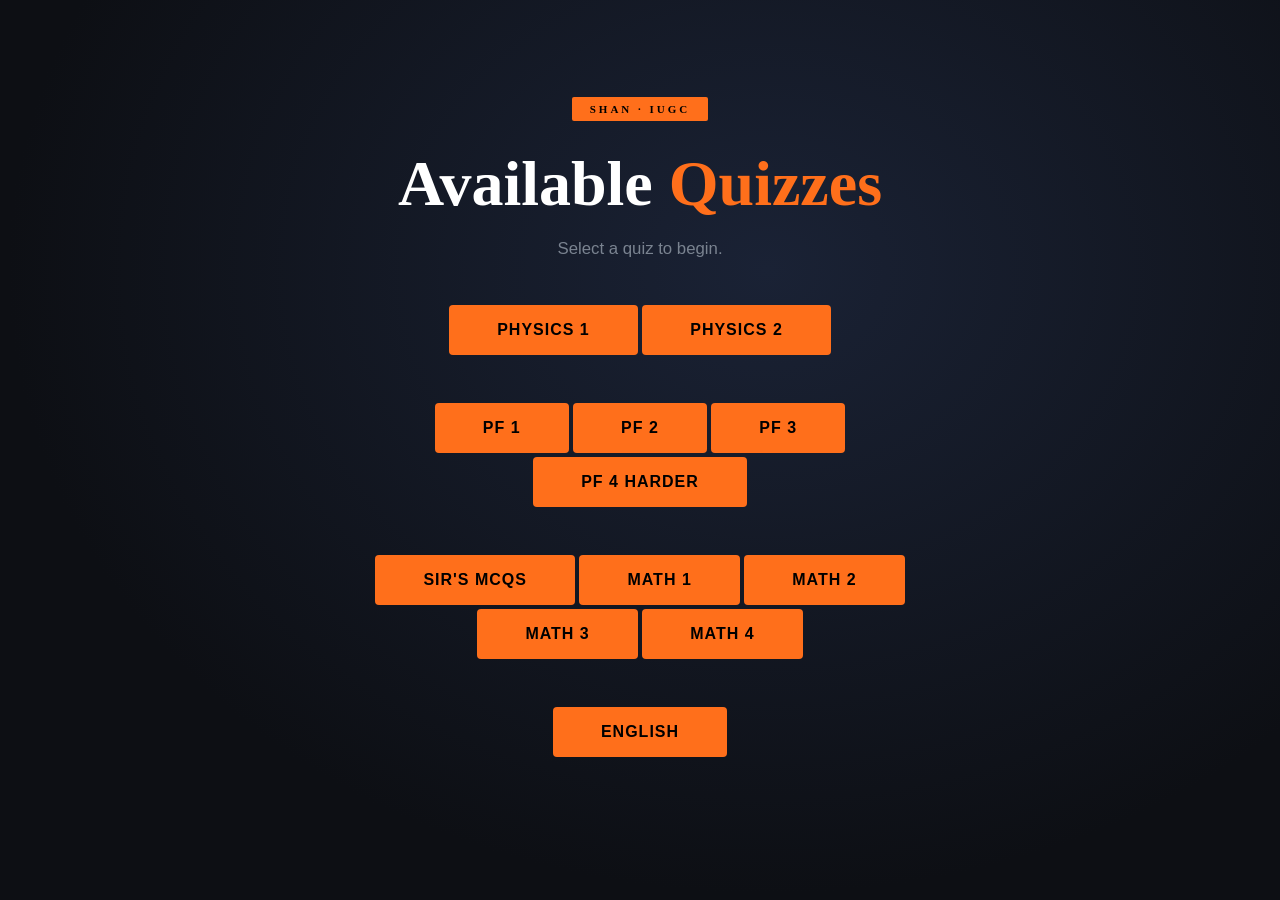
<file: index.html>
<!DOCTYPE html>
<html lang="en">

<head>
  <meta charset="UTF-8">
  <meta name="viewport" content="width=device-width, initial-scale=1.0">
  <title>Mids Practice Quizzes</title>
  <link rel="stylesheet" href="css/style.css">
</head>

<body>

  <!-- START -->
  <div id="start-screen">
    <div class="logo-badge">Shan · IUGC</div>
    <h1>Available <span>Quizzes</span></h1>
    <p>Select a quiz to begin.</p>
    <div class="topics">
      <section class="topic-grid" aria-labelledby="topic-math">
        <div class="topic-buttons">
          <a href="AP-1.html" class="quiz-link-btn" aria-label="PF Midterm 3">Physics 1</a>
          <a href="AP-2.html" class="quiz-link-btn" aria-label="PF Midterm 3">Physics 2</a>
          <!-- Add more math buttons here; they will stay inside the Math grid -->
        </div>
      </section>

      <section class="topic-grid" aria-labelledby="topic-math">
        <div class="topic-buttons">
          <a href="PF-1.html" class="quiz-link-btn" aria-label="PF Midterm 3">PF 1</a>
          <a href="PF-2.html" class="quiz-link-btn" aria-label="PF Midterm 3">PF 2</a>
          <a href="PF-3.html" class="quiz-link-btn" aria-label="PF Midterm 3">PF 3</a>
          <a href="PF-4.html" class="quiz-link-btn" aria-label="PF Midterm 3">PF 4 Harder</a>
          <!-- Add more math buttons here; they will stay inside the Math grid -->
        </div>
      </section>

      <section class="topic-grid" aria-labelledby="topic-math">
        <div class="topic-buttons">
          <a href="math-0.html" class="quiz-link-btn" aria-label="Math Midterm 1">Sir's MCQs</a>
          <a href="math-1.html" class="quiz-link-btn" aria-label="Math Midterm 1">Math 1</a>
          <a href="math-2.html" class="quiz-link-btn" aria-label="Math Midterm 2">Math 2</a>
          <a href="math-3.html" class="quiz-link-btn" aria-label="Math Midterm 3">Math 3</a>
          <a href="math-4.html" class="quiz-link-btn" aria-label="Math Midterm 3">Math 4</a>
          <!-- Add more math buttons here; they will stay inside the Math grid -->
        </div>
      </section>

      <section class="topic-grid" aria-labelledby="topic-english">
        <div class="topic-buttons">
          <a href="english-midterm-quiz.html" class="quiz-link-btn" aria-label="Practice Quiz — English">English</a>
        </div>
      </section>

    </div>
  </div>

</body>

</html>
</file>
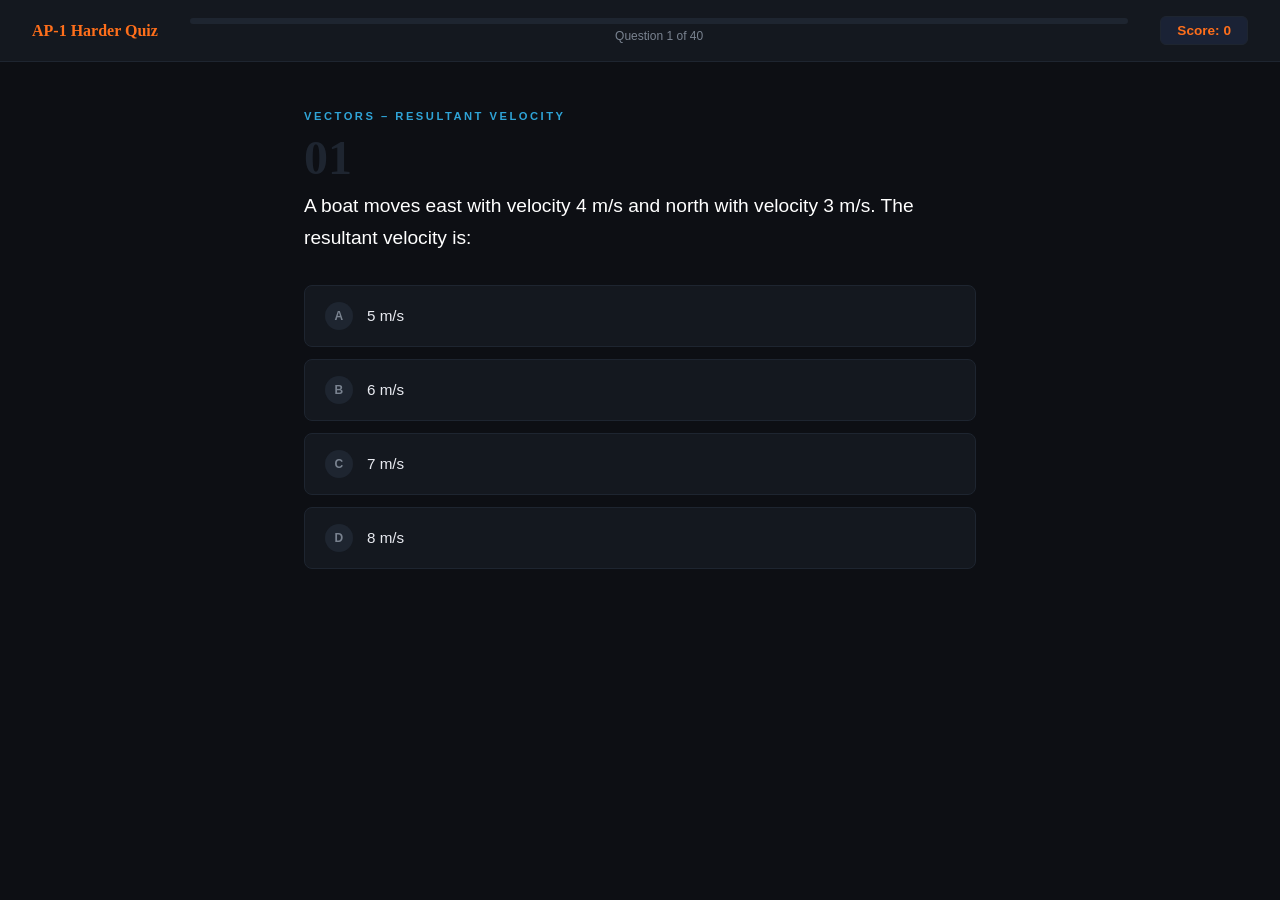
<file: AP-1.html>
<!DOCTYPE html>
<html lang="en">
<head>
<meta charset="UTF-8">
<meta name="viewport" content="width=device-width, initial-scale=1.0">
<title>PF Midterm Quiz</title>
<link rel="stylesheet" href="css/style.css">
</head>
<body>

<!-- QUIZ -->
<div id="quiz-screen">
  <div class="quiz-header">
    <div class="quiz-brand">AP-1 Harder Quiz</div>
    <div class="progress-wrap">
      <div class="progress-bar-bg">
        <div class="progress-bar-fill" id="progress-fill" style="width:0%"></div>
      </div>
      <div class="progress-label" id="progress-label">Question 1 of 40</div>
    </div>
    <div class="score-display" id="score-display">Score: 0</div>
  </div>
  <div class="quiz-body">
    <div class="q-category" id="q-category"></div>
    <div class="q-number" id="q-number"></div>
    <div class="q-text" id="q-text"></div>
    <div class="options-grid" id="options-grid"></div>
    <div class="explanation-box" id="explanation-box"></div>
    <button class="next-btn" id="next-btn" onclick="nextQuestion()">Next Question →</button>
  </div>
</div>

<!-- RESULTS -->
<div id="results-screen">
  <div class="results-card">
    <div class="score-ring" id="score-ring">
      <div class="score-ring-inner">
        <div class="score-pct" id="score-pct">0%</div>
        <div class="score-pct-label">SCORE</div>
      </div>
    </div>
    <div class="results-title" id="results-title">Quiz Complete!</div>
    <div class="results-sub" id="results-sub">PF-04 Harder Quiz</div>
    <div class="stats-row">
      <div class="stat-box">
        <div class="stat-val green" id="correct-count">0</div>
        <div class="stat-label">Correct</div>
      </div>
      <div class="stat-box">
        <div class="stat-val red" id="wrong-count">0</div>
        <div class="stat-label">Wrong</div>
      </div>
      <div class="stat-box">
        <div class="stat-val" id="total-count" style="color:var(--accent2)">40</div>
        <div class="stat-label">Total</div>
      </div>
    </div>
    <button class="restart-btn" onclick="restartQuiz()">Retake Quiz</button>
  </div>
</div>

<script src="js/quizzes/AP-1.js"></script>
<script src="js/quiz.js"></script>
</body>
</html>
</file>
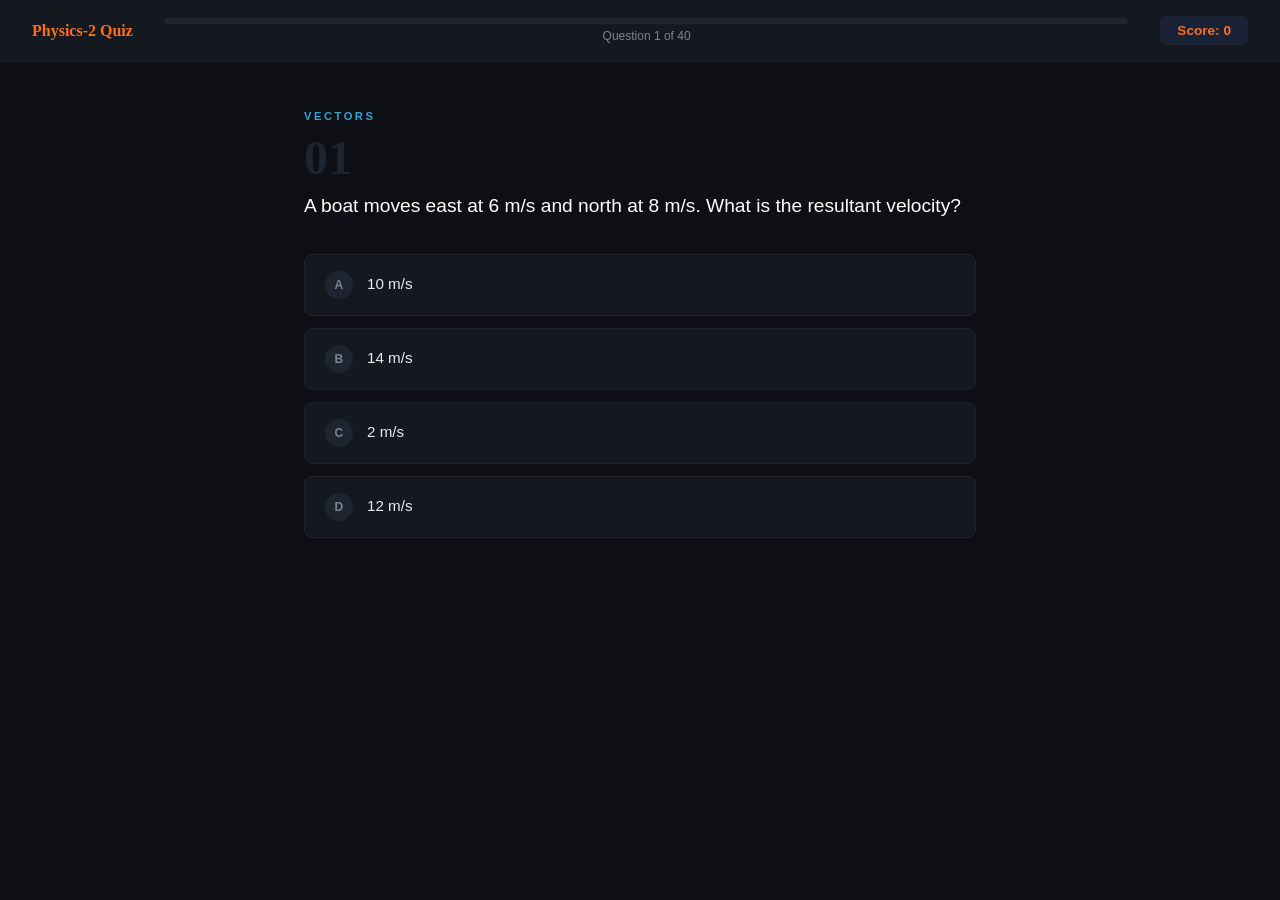
<file: AP-2.html>
<!DOCTYPE html>
<html lang="en">
<head>
<meta charset="UTF-8">
<meta name="viewport" content="width=device-width, initial-scale=1.0">
<title>PF Midterm Quiz</title>
<link rel="stylesheet" href="css/style.css">
</head>
<body>

<!-- QUIZ -->
<div id="quiz-screen">
  <div class="quiz-header">
    <div class="quiz-brand">Physics-2 Quiz</div>
    <div class="progress-wrap">
      <div class="progress-bar-bg">
        <div class="progress-bar-fill" id="progress-fill" style="width:0%"></div>
      </div>
      <div class="progress-label" id="progress-label">Question 1 of 40</div>
    </div>
    <div class="score-display" id="score-display">Score: 0</div>
  </div>
  <div class="quiz-body">
    <div class="q-category" id="q-category"></div>
    <div class="q-number" id="q-number"></div>
    <div class="q-text" id="q-text"></div>
    <div class="options-grid" id="options-grid"></div>
    <div class="explanation-box" id="explanation-box"></div>
    <button class="next-btn" id="next-btn" onclick="nextQuestion()">Next Question →</button>
  </div>
</div>

<!-- RESULTS -->
<div id="results-screen">
  <div class="results-card">
    <div class="score-ring" id="score-ring">
      <div class="score-ring-inner">
        <div class="score-pct" id="score-pct">0%</div>
        <div class="score-pct-label">SCORE</div>
      </div>
    </div>
    <div class="results-title" id="results-title">Quiz Complete!</div>
    <div class="results-sub" id="results-sub">Physics-2 Quiz</div>
    <div class="stats-row">
      <div class="stat-box">
        <div class="stat-val green" id="correct-count">0</div>
        <div class="stat-label">Correct</div>
      </div>
      <div class="stat-box">
        <div class="stat-val red" id="wrong-count">0</div>
        <div class="stat-label">Wrong</div>
      </div>
      <div class="stat-box">
        <div class="stat-val" id="total-count" style="color:var(--accent2)">40</div>
        <div class="stat-label">Total</div>
      </div>
    </div>
    <button class="restart-btn" onclick="restartQuiz()">Retake Quiz</button>
  </div>
</div>

<script src="js/quizzes/AP-2.js"></script>
<script src="js/quiz.js"></script>
</body>
</html>
</file>
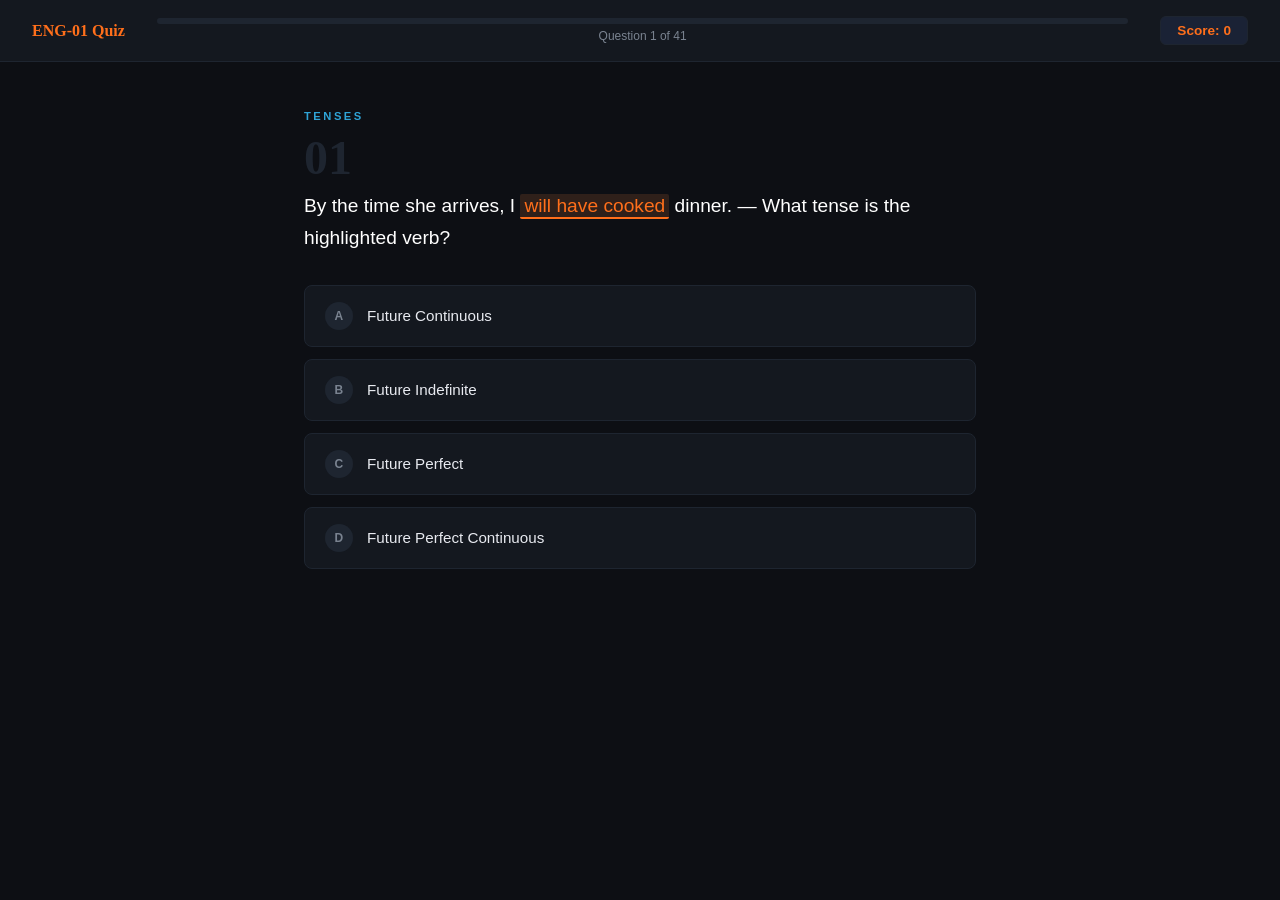
<file: english-midterm-quiz.html>
<!DOCTYPE html>
<html lang="en">
<head>
<meta charset="UTF-8">
<meta name="viewport" content="width=device-width, initial-scale=1.0">
<title>English Midterm Quiz</title>
<link rel="stylesheet" href="css/style.css">
</head>
<body>

<!-- QUIZ -->
<div id="quiz-screen">
  <div class="quiz-header">
    <div class="quiz-brand">ENG-01 Quiz</div>
    <div class="progress-wrap">
      <div class="progress-bar-bg">
        <div class="progress-bar-fill" id="progress-fill" style="width:0%"></div>
      </div>
      <div class="progress-label" id="progress-label">Question 1 of 40</div>
    </div>
    <div class="score-display" id="score-display">Score: 0</div>
  </div>
  <div class="quiz-body">
    <div class="q-category" id="q-category"></div>
    <div class="q-number" id="q-number"></div>
    <div class="q-text" id="q-text"></div>
    <div class="options-grid" id="options-grid"></div>
    <div class="explanation-box" id="explanation-box"></div>
    <button class="next-btn" id="next-btn" onclick="nextQuestion()">Next Question →</button>
  </div>
</div>

<!-- RESULTS -->
<div id="results-screen">
  <div class="results-card">
    <div class="score-ring" id="score-ring">
      <div class="score-ring-inner">
        <div class="score-pct" id="score-pct">0%</div>
        <div class="score-pct-label">SCORE</div>
      </div>
    </div>
    <div class="results-title" id="results-title">Quiz Complete!</div>
    <div class="results-sub" id="results-sub"></div>
    <div class="stats-row">
      <div class="stat-box">
        <div class="stat-val green" id="correct-count">0</div>
        <div class="stat-label">Correct</div>
      </div>
      <div class="stat-box">
        <div class="stat-val red" id="wrong-count">0</div>
        <div class="stat-label">Wrong</div>
      </div>
      <div class="stat-box">
        <div class="stat-val" id="total-count" style="color:var(--accent2)">40</div>
        <div class="stat-label">Total</div>
      </div>
    </div>
    <button class="restart-btn" onclick="restartQuiz()">Retake Quiz</button>
  </div>
</div>

<script src="js/quizzes/english-midterm.js"></script>
<script src="js/quiz.js"></script>
</body>
</html>
</file>
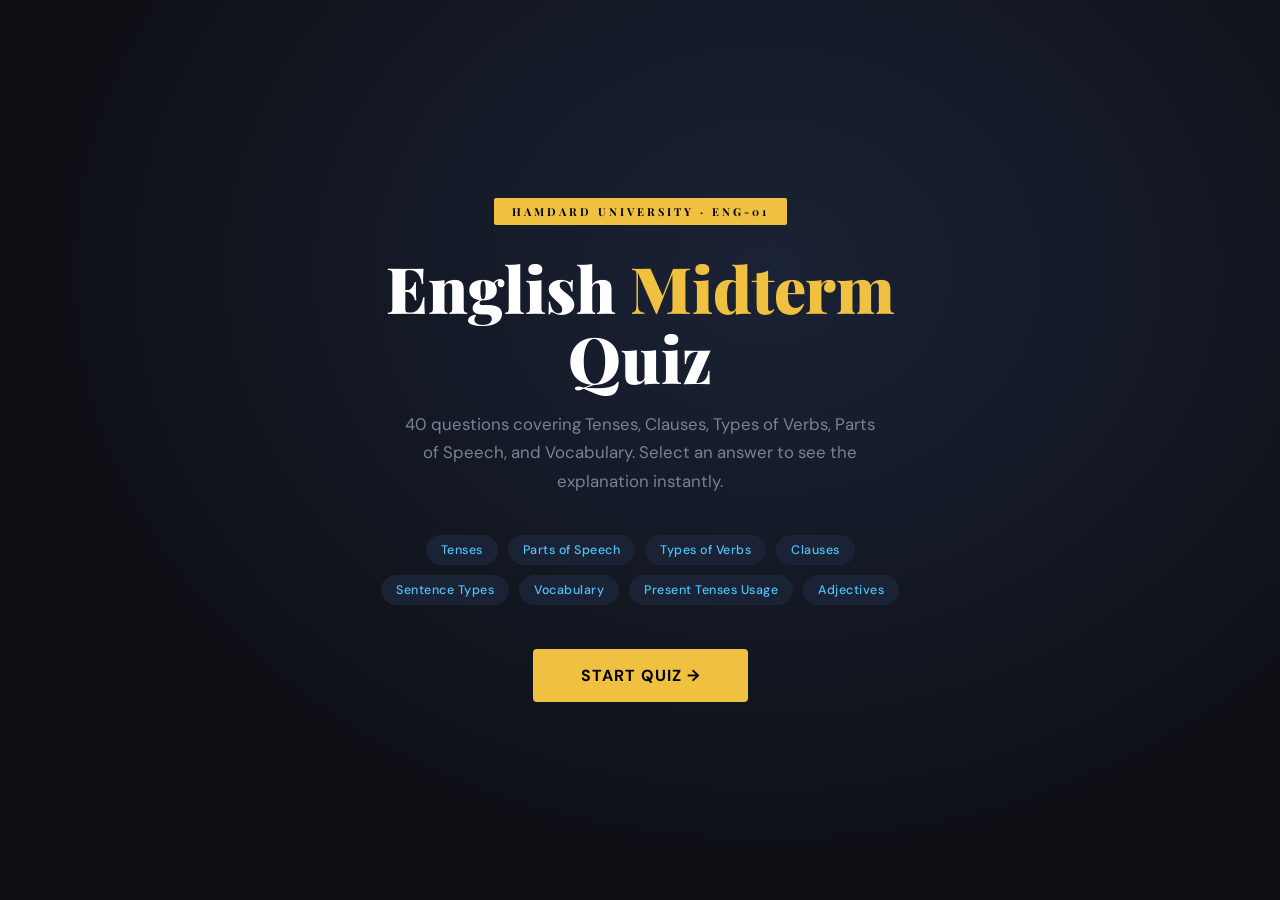
<file: english_midterm_quiz.html>
<!DOCTYPE html>
<html lang="en">
<head>
<meta charset="UTF-8">
<meta name="viewport" content="width=device-width, initial-scale=1.0">
<title>English Midterm Quiz</title>
<link href="https://fonts.googleapis.com/css2?family=Playfair+Display:wght@700;900&family=DM+Sans:wght@300;400;500&display=swap" rel="stylesheet">
<style>
  :root {
    --bg: #0d0f14;
    --card: #14181f;
    --border: #1e2530;
    --accent: #f0c040;
    --accent2: #4fc3f7;
    --text: #e8eaf0;
    --muted: #7a8390;
    --correct: #4caf82;
    --wrong: #e05c6e;
    --correct-bg: #0d2e1f;
    --wrong-bg: #2e0d16;
  }

  * { box-sizing: border-box; margin: 0; padding: 0; }

  body {
    background: var(--bg);
    color: var(--text);
    font-family: 'DM Sans', sans-serif;
    min-height: 100vh;
    padding: 0;
  }

  /* START SCREEN */
  #start-screen {
    min-height: 100vh;
    display: flex;
    flex-direction: column;
    align-items: center;
    justify-content: center;
    padding: 40px 20px;
    background: radial-gradient(ellipse at 60% 30%, #1a2235 0%, #0d0f14 70%);
    text-align: center;
  }

  .logo-badge {
    background: var(--accent);
    color: #000;
    font-family: 'Playfair Display', serif;
    font-size: 11px;
    font-weight: 700;
    letter-spacing: 3px;
    text-transform: uppercase;
    padding: 6px 18px;
    border-radius: 2px;
    margin-bottom: 28px;
  }

  #start-screen h1 {
    font-family: 'Playfair Display', serif;
    font-size: clamp(2.2rem, 6vw, 4rem);
    font-weight: 900;
    line-height: 1.1;
    margin-bottom: 16px;
    color: #fff;
  }

  #start-screen h1 span { color: var(--accent); }

  #start-screen p {
    color: var(--muted);
    font-size: 1.05rem;
    max-width: 480px;
    line-height: 1.7;
    margin-bottom: 40px;
  }

  .topic-grid {
    display: flex;
    flex-wrap: wrap;
    gap: 10px;
    justify-content: center;
    max-width: 540px;
    margin-bottom: 44px;
  }

  .topic-pill {
    background: #1a2235;
    border: 1px solid var(--border);
    color: var(--accent2);
    font-size: 0.78rem;
    font-weight: 500;
    padding: 6px 14px;
    border-radius: 100px;
    letter-spacing: 0.5px;
  }

  .start-btn {
    background: var(--accent);
    color: #000;
    border: none;
    font-family: 'DM Sans', sans-serif;
    font-size: 1rem;
    font-weight: 700;
    padding: 16px 48px;
    border-radius: 4px;
    cursor: pointer;
    letter-spacing: 1px;
    text-transform: uppercase;
    transition: transform 0.15s, box-shadow 0.15s;
    box-shadow: 0 0 0 0 rgba(240,192,64,0.4);
  }

  .start-btn:hover {
    transform: translateY(-2px);
    box-shadow: 0 8px 32px rgba(240,192,64,0.25);
  }

  /* QUIZ SCREEN */
  #quiz-screen { display: none; min-height: 100vh; }

  .quiz-header {
    background: var(--card);
    border-bottom: 1px solid var(--border);
    padding: 16px 32px;
    display: flex;
    align-items: center;
    justify-content: space-between;
    position: sticky;
    top: 0;
    z-index: 10;
  }

  .quiz-brand {
    font-family: 'Playfair Display', serif;
    font-size: 1rem;
    color: var(--accent);
    font-weight: 700;
  }

  .progress-wrap {
    flex: 1;
    margin: 0 32px;
  }

  .progress-bar-bg {
    background: var(--border);
    border-radius: 100px;
    height: 6px;
    overflow: hidden;
  }

  .progress-bar-fill {
    background: linear-gradient(90deg, var(--accent), var(--accent2));
    height: 100%;
    border-radius: 100px;
    transition: width 0.4s cubic-bezier(.4,0,.2,1);
  }

  .progress-label {
    font-size: 0.75rem;
    color: var(--muted);
    margin-top: 5px;
    text-align: center;
  }

  .score-display {
    background: #1a2235;
    border: 1px solid var(--border);
    border-radius: 6px;
    padding: 6px 16px;
    font-size: 0.85rem;
    color: var(--accent);
    font-weight: 700;
    white-space: nowrap;
  }

  .quiz-body {
    max-width: 720px;
    margin: 0 auto;
    padding: 48px 24px 80px;
  }

  .q-category {
    font-size: 0.7rem;
    font-weight: 700;
    letter-spacing: 2.5px;
    text-transform: uppercase;
    color: var(--accent2);
    margin-bottom: 12px;
  }

  .q-number {
    font-family: 'Playfair Display', serif;
    font-size: 3rem;
    font-weight: 900;
    color: var(--border);
    line-height: 1;
    margin-bottom: 8px;
  }

  .q-text {
    font-size: 1.2rem;
    line-height: 1.65;
    color: #fff;
    margin-bottom: 32px;
    font-weight: 400;
  }

  .q-text .highlight {
    background: rgba(240,192,64,0.15);
    border-bottom: 2px solid var(--accent);
    padding: 1px 4px;
    border-radius: 2px;
    color: var(--accent);
    font-weight: 500;
  }

  .options-grid {
    display: flex;
    flex-direction: column;
    gap: 12px;
  }

  .option-btn {
    background: var(--card);
    border: 1.5px solid var(--border);
    color: var(--text);
    font-family: 'DM Sans', sans-serif;
    font-size: 0.95rem;
    padding: 16px 20px;
    border-radius: 8px;
    text-align: left;
    cursor: pointer;
    transition: border-color 0.18s, background 0.18s, transform 0.12s;
    display: flex;
    align-items: center;
    gap: 14px;
    line-height: 1.5;
  }

  .option-btn:hover:not(:disabled) {
    border-color: var(--accent2);
    background: #1a2235;
    transform: translateX(4px);
  }

  .option-letter {
    min-width: 28px;
    height: 28px;
    border-radius: 50%;
    background: var(--border);
    color: var(--muted);
    display: flex;
    align-items: center;
    justify-content: center;
    font-size: 0.75rem;
    font-weight: 700;
    letter-spacing: 0.5px;
    flex-shrink: 0;
    transition: background 0.18s, color 0.18s;
  }

  .option-btn.correct {
    background: var(--correct-bg);
    border-color: var(--correct);
  }

  .option-btn.correct .option-letter {
    background: var(--correct);
    color: #fff;
  }

  .option-btn.wrong {
    background: var(--wrong-bg);
    border-color: var(--wrong);
  }

  .option-btn.wrong .option-letter {
    background: var(--wrong);
    color: #fff;
  }

  .option-btn:disabled { cursor: default; }

  .explanation-box {
    margin-top: 20px;
    background: #111827;
    border-left: 3px solid var(--accent);
    padding: 16px 20px;
    border-radius: 0 8px 8px 0;
    font-size: 0.92rem;
    line-height: 1.7;
    color: #c8d0dc;
    display: none;
    animation: fadeIn 0.3s ease;
  }

  .explanation-box strong { color: var(--accent); }

  @keyframes fadeIn { from { opacity: 0; transform: translateY(6px); } to { opacity: 1; transform: none; } }

  .next-btn {
    margin-top: 24px;
    background: transparent;
    border: 1.5px solid var(--accent);
    color: var(--accent);
    font-family: 'DM Sans', sans-serif;
    font-size: 0.9rem;
    font-weight: 700;
    letter-spacing: 1.5px;
    text-transform: uppercase;
    padding: 12px 32px;
    border-radius: 4px;
    cursor: pointer;
    display: none;
    transition: background 0.18s, color 0.18s;
  }

  .next-btn:hover {
    background: var(--accent);
    color: #000;
  }

  /* RESULTS SCREEN */
  #results-screen {
    display: none;
    min-height: 100vh;
    align-items: center;
    justify-content: center;
    padding: 40px 20px;
    background: radial-gradient(ellipse at 40% 60%, #1a2235 0%, #0d0f14 70%);
  }

  .results-card {
    background: var(--card);
    border: 1px solid var(--border);
    border-radius: 16px;
    padding: 52px 48px;
    max-width: 560px;
    width: 100%;
    text-align: center;
  }

  .score-ring {
    width: 130px;
    height: 130px;
    border-radius: 50%;
    background: conic-gradient(var(--accent) 0%, var(--border) 0%);
    display: flex;
    align-items: center;
    justify-content: center;
    margin: 0 auto 28px;
    position: relative;
  }

  .score-ring-inner {
    width: 96px;
    height: 96px;
    background: var(--card);
    border-radius: 50%;
    display: flex;
    flex-direction: column;
    align-items: center;
    justify-content: center;
  }

  .score-pct {
    font-family: 'Playfair Display', serif;
    font-size: 1.8rem;
    font-weight: 900;
    color: var(--accent);
    line-height: 1;
  }

  .score-pct-label {
    font-size: 0.65rem;
    color: var(--muted);
    letter-spacing: 1px;
    margin-top: 2px;
  }

  .results-title {
    font-family: 'Playfair Display', serif;
    font-size: 2rem;
    font-weight: 900;
    margin-bottom: 10px;
  }

  .results-sub {
    color: var(--muted);
    font-size: 0.95rem;
    line-height: 1.6;
    margin-bottom: 32px;
  }

  .stats-row {
    display: flex;
    gap: 16px;
    margin-bottom: 36px;
  }

  .stat-box {
    flex: 1;
    background: #1a2235;
    border-radius: 8px;
    padding: 16px;
  }

  .stat-val {
    font-family: 'Playfair Display', serif;
    font-size: 1.8rem;
    font-weight: 900;
  }

  .stat-val.green { color: var(--correct); }
  .stat-val.red { color: var(--wrong); }

  .stat-label {
    font-size: 0.75rem;
    color: var(--muted);
    margin-top: 4px;
    letter-spacing: 0.5px;
  }

  .restart-btn {
    background: var(--accent);
    color: #000;
    border: none;
    font-family: 'DM Sans', sans-serif;
    font-size: 0.95rem;
    font-weight: 700;
    padding: 14px 40px;
    border-radius: 4px;
    cursor: pointer;
    letter-spacing: 1px;
    text-transform: uppercase;
    transition: transform 0.15s, box-shadow 0.15s;
  }

  .restart-btn:hover {
    transform: translateY(-2px);
    box-shadow: 0 8px 24px rgba(240,192,64,0.25);
  }

  @media (max-width: 600px) {
    .quiz-header { padding: 12px 16px; }
    .progress-wrap { margin: 0 12px; }
    .quiz-body { padding: 32px 16px 60px; }
    .q-number { font-size: 2rem; }
    .q-text { font-size: 1.05rem; }
    .results-card { padding: 36px 24px; }
  }
</style>
</head>
<body>

<!-- START -->
<div id="start-screen">
  <div class="logo-badge">Hamdard University · ENG-01</div>
  <h1>English <span>Midterm</span><br>Quiz</h1>
  <p>40 questions covering Tenses, Clauses, Types of Verbs, Parts of Speech, and Vocabulary. Select an answer to see the explanation instantly.</p>
  <div class="topic-grid">
    <span class="topic-pill">Tenses</span>
    <span class="topic-pill">Parts of Speech</span>
    <span class="topic-pill">Types of Verbs</span>
    <span class="topic-pill">Clauses</span>
    <span class="topic-pill">Sentence Types</span>
    <span class="topic-pill">Vocabulary</span>
    <span class="topic-pill">Present Tenses Usage</span>
    <span class="topic-pill">Adjectives</span>
  </div>
  <button class="start-btn" onclick="startQuiz()">Start Quiz →</button>
</div>

<!-- QUIZ -->
<div id="quiz-screen">
  <div class="quiz-header">
    <div class="quiz-brand">ENG-01 Quiz</div>
    <div class="progress-wrap">
      <div class="progress-bar-bg">
        <div class="progress-bar-fill" id="progress-fill" style="width:0%"></div>
      </div>
      <div class="progress-label" id="progress-label">Question 1 of 40</div>
    </div>
    <div class="score-display" id="score-display">Score: 0</div>
  </div>
  <div class="quiz-body">
    <div class="q-category" id="q-category"></div>
    <div class="q-number" id="q-number"></div>
    <div class="q-text" id="q-text"></div>
    <div class="options-grid" id="options-grid"></div>
    <div class="explanation-box" id="explanation-box"></div>
    <button class="next-btn" id="next-btn" onclick="nextQuestion()">Next Question →</button>
  </div>
</div>

<!-- RESULTS -->
<div id="results-screen">
  <div class="results-card">
    <div class="score-ring" id="score-ring">
      <div class="score-ring-inner">
        <div class="score-pct" id="score-pct">0%</div>
        <div class="score-pct-label">SCORE</div>
      </div>
    </div>
    <div class="results-title" id="results-title">Quiz Complete!</div>
    <div class="results-sub" id="results-sub"></div>
    <div class="stats-row">
      <div class="stat-box">
        <div class="stat-val green" id="correct-count">0</div>
        <div class="stat-label">Correct</div>
      </div>
      <div class="stat-box">
        <div class="stat-val red" id="wrong-count">0</div>
        <div class="stat-label">Wrong</div>
      </div>
      <div class="stat-box">
        <div class="stat-val" id="total-count" style="color:var(--accent2)">40</div>
        <div class="stat-label">Total</div>
      </div>
    </div>
    <button class="restart-btn" onclick="restartQuiz()">Retake Quiz</button>
  </div>
</div>

<script>
const questions = [
  // TENSES (Q1–13)
  {
    cat: "Tenses",
    q: "By the time she arrives, I <span class='highlight'>will have cooked</span> dinner. — What tense is the highlighted verb?",
    opts: ["Future Continuous", "Future Indefinite", "Future Perfect", "Future Perfect Continuous"],
    ans: 2,
    exp: "<strong>Future Perfect</strong> = will have + V3. It expresses an action that will be completed before a specific future moment. Signal phrase: 'by the time she arrives'."
  },
  {
    cat: "Tenses",
    q: "Which sentence is in the <strong>Past Continuous</strong> tense?",
    opts: ["She had eaten before he came.", "She was eating when he called.", "She ate quickly.", "She has eaten already."],
    ans: 1,
    exp: "<strong>Past Continuous</strong> = was/were + V-ing. 'She was eating when he called' shows an ongoing past action interrupted by another past event (he called)."
  },
  {
    cat: "Tenses",
    q: "'We <span class='highlight'>have not seen</span> her today.' — The word 'today' here suggests:",
    opts: ["The day is over, so Simple Past is needed", "The day is still ongoing — Present Perfect is correct", "Future tense should be used", "Past Perfect should be used"],
    ans: 1,
    exp: "Present Perfect is used because <strong>'today' is an unfinished period</strong> — the day is not yet over. If the day had ended, Simple Past ('We did not see her today') would be more natural."
  },
  {
    cat: "Tenses",
    q: "Select the correct <strong>Past Perfect Continuous</strong> sentence:",
    opts: ["She has been working all day.", "She had been working for three hours when the power cut.", "She was working when I arrived.", "She will have been working by noon."],
    ans: 1,
    exp: "<strong>Past Perfect Continuous</strong> = had + been + V-ing. It emphasizes the duration of an action before another past event. 'For three hours' signals duration; 'when the power cut' is the interrupting past event."
  },
  {
    cat: "Tenses",
    q: "I <span class='highlight'>lived</span> in Fiji in 1976. — This Simple Past sentence uses:",
    opts: ["An indefinite time reference", "A definite time reference", "No time reference", "A future time reference"],
    ans: 1,
    exp: "Simple Past with a <strong>definite time reference</strong> ('in 1976'). Definite references include: last week, yesterday, in 1990, six weeks ago. These always require Simple Past, never Present Perfect."
  },
  {
    cat: "Tenses",
    q: "Which auxiliary is used in <strong>Future Continuous</strong> tense?",
    opts: ["Will have", "Will be", "Shall have been", "Has been"],
    ans: 1,
    exp: "<strong>Future Continuous</strong> = will be + V-ing. E.g., 'She will be doing this work at noon.' It describes an action in progress at a specific future time."
  },
  {
    cat: "Tenses",
    q: "'It <span class='highlight'>has rained</span> a lot this year.' — Why is Present Perfect used here?",
    opts: ["Because the exact date of rain is known", "Because 'this year' is still an unfinished period", "Because it describes a future possibility", "Because the rain is a habitual action"],
    ans: 1,
    exp: "'This year' is an <strong>unfinished period</strong> — the year is not yet over. Present Perfect is used for actions during a period that has not ended. Compare: 'It rained a lot last year' (finished period → Simple Past)."
  },
  {
    cat: "Tenses",
    q: "Which sentence correctly uses <strong>Present Perfect</strong> to describe a very recent action?",
    opts: ["She just finished her work.", "She has just finished her work.", "She was just finishing her work.", "She had just finished her work."],
    ans: 1,
    exp: "<strong>Present Perfect + 'just'</strong> expresses an action completed in the very recent past. 'Just' always sits between have/has and the past participle. E.g., 'I have just eaten.' / 'He has just left.'"
  },
  {
    cat: "Tenses",
    q: "John Cabot <span class='highlight'>sailed</span> to America in 1498. — This is Simple Past because:",
    opts: ["The time is unspecified", "The exact year (1498) makes it a completed action at a definite time", "It describes a habit", "It is an ongoing action"],
    ans: 1,
    exp: "<strong>Simple Past</strong> is required when a specific time is given ('in 1498'). This is a completed historical action at a known, definite point in time. Present Perfect cannot be used with specific past time expressions."
  },
  {
    cat: "Tenses",
    q: "What is the correct structure for <strong>Present Continuous</strong> tense?",
    opts: ["Do/does + V1", "Is/am/are + V-ing", "Has/have + V3", "Was/were + V3"],
    ans: 1,
    exp: "<strong>Present Continuous</strong> = is/am/are + V-ing. E.g., 'She is doing this work.' Used for actions happening at the moment of speaking or for future arranged plans."
  },
  {
    cat: "Tenses",
    q: "'She <span class='highlight'>has studied</span> Japanese, Russian, and English.' — The Present Perfect here emphasizes:",
    opts: ["When exactly she studied", "Where she studied", "The result/experience — that she has this knowledge", "That she is currently studying"],
    ans: 2,
    exp: "When <strong>time is not important or unknown</strong>, Present Perfect focuses on the <em>result or experience</em>. We care that she has this ability, not when she acquired it. The same applies to: 'He has read War and Peace.'"
  },
  {
    cat: "Tenses",
    q: "Which sentence is grammatically correct?",
    opts: ["I have seen him yesterday.", "I saw him yesterday.", "I have saw him yesterday.", "I had saw him yesterday."],
    ans: 1,
    exp: "<strong>'Yesterday'</strong> is a specific, completed time reference, so <strong>Simple Past</strong> is required: 'I saw him yesterday.' Present Perfect ('have seen') cannot be used with definite past time expressions like yesterday, last week, in 2010."
  },
  {
    cat: "Tenses",
    q: "He <span class='highlight'>has been reading</span> since morning. — What does 'since' signal in this tense?",
    opts: ["Duration with a specific start point", "A repeated action", "A definite past time", "A future arrangement"],
    ans: 0,
    exp: "'<strong>Since</strong>' marks the <em>starting point</em> of an action that continues to the present. Used with Present Perfect and Present Perfect Continuous. Compare: '<strong>for</strong>' + duration (for two hours); '<strong>since</strong>' + start point (since morning)."
  },

  // CLAUSES & SENTENCE TYPES (Q14–23)
  {
    cat: "Clauses",
    q: "How many clauses does this sentence have: 'The moon was bright.'?",
    opts: ["Zero", "One", "Two", "Three"],
    ans: 1,
    exp: "<strong>One clause</strong> — this is a simple sentence with a single subject ('the moon') and verb ('was'). A simple sentence contains exactly one independent clause and no dependent clauses."
  },
  {
    cat: "Clauses",
    q: "Identify the sentence type: 'She studied hard because she wanted to pass, and she succeeded.'",
    opts: ["Simple sentence", "Compound sentence", "Complex sentence", "Compound-Complex sentence"],
    ans: 3,
    exp: "<strong>Compound-Complex</strong>: contains at least two independent clauses ('She studied hard' + 'she succeeded') AND at least one dependent clause ('because she wanted to pass'). It combines features of both compound and complex sentences."
  },
  {
    cat: "Clauses",
    q: "In '<span class='highlight'>Can you tell me what languages he speaks</span>?' — the highlighted part contains what type of clause?",
    opts: ["Coordinate Clause", "Main Clause only", "A subordinate clause introduced by the relative adjective 'what'", "A compound clause"],
    ans: 2,
    exp: "'<strong>what languages he speaks</strong>' is a <strong>subordinate clause</strong> introduced by the relative adjective 'what'. 'What' modifies 'languages' (noun) and introduces the embedded clause inside the main question."
  },
  {
    cat: "Clauses",
    q: "Which of the following is NOT a subordinating conjunction?",
    opts: ["Although", "Whenever", "But", "Because"],
    ans: 2,
    exp: "'<strong>But</strong>' is a <em>coordinating conjunction</em> (part of FANBOYS), not a subordinating one. Coordinating conjunctions join independent clauses of equal rank. Subordinating conjunctions (although, whenever, because, if, when) introduce dependent clauses."
  },
  {
    cat: "Clauses",
    q: "'<span class='highlight'>They rested</span> when evening came.' — Which part is the main clause?",
    opts: ["when evening came", "They rested", "evening came", "when evening"],
    ans: 1,
    exp: "<strong>'They rested'</strong> is the main (independent) clause — it expresses a complete thought and can stand alone as a sentence. 'When evening came' is the subordinate clause (introduced by 'when') — it cannot stand alone."
  },
  {
    cat: "Clauses",
    q: "A <strong>simple sentence</strong> contains:",
    opts: ["One independent clause and one dependent clause", "Two independent clauses", "Only one independent clause with no dependent clauses", "At least three clauses"],
    ans: 2,
    exp: "A <strong>simple sentence</strong> has exactly <em>one independent clause</em> and no dependent clauses. E.g., 'The moon was bright.' It may have modifiers and phrases, but only one subject-verb core."
  },
  {
    cat: "Clauses",
    q: "What makes 'when evening came' a subordinate clause?",
    opts: ["It has no verb", "It is introduced by 'when' and cannot stand alone as a complete sentence", "It has two subjects", "It contains a modal verb"],
    ans: 1,
    exp: "A subordinate clause has a subject and verb but is introduced by a <strong>subordinating conjunction</strong> ('when') and <em>cannot stand alone</em>. 'When evening came' — can you say this as a complete sentence? No. That is what makes it dependent."
  },
  {
    cat: "Clauses",
    q: "'Whatever decision you take, I can support you.' — This is an example of a:",
    opts: ["Compound sentence", "Simple sentence", "Complex sentence", "Coordinate clause"],
    ans: 2,
    exp: "<strong>Complex sentence</strong>: 'Whatever decision you take' is a subordinate clause (dependent); 'I can support you' is the main clause (independent). The relative adjective 'whatever' introduces the dependent clause."
  },
  {
    cat: "Clauses",
    q: "Coordinate clauses are joined by coordinating conjunctions. Which set below are ALL coordinating conjunctions?",
    opts: ["When, if, because, although", "And, but, so, or", "Since, until, unless, while", "Who, which, that, where"],
    ans: 1,
    exp: "<strong>And, but, so, or</strong> are all coordinating conjunctions (FANBOYS: For, And, Nor, But, Or, Yet, So). They join clauses of equal grammatical rank. The other options are subordinating conjunctions or relative pronouns."
  },
  {
    cat: "Clauses",
    q: "Which sentence contains a <strong>relative adjective</strong>?",
    opts: ["He came when I called.", "She doesn't know which road to take.", "They left because it was late.", "I stayed although it was cold."],
    ans: 1,
    exp: "'<strong>which road</strong>' — 'which' is a <strong>relative adjective</strong> modifying the noun 'road'. Compare: 'Which did she take?' (relative pronoun — replaces noun) vs 'which road' (relative adjective — modifies noun)."
  },
  {
    cat: "Clauses",
    q: "How many independent clauses does a compound sentence have?",
    opts: ["Zero", "Exactly one", "Two or more", "It depends on the subordinating conjunction"],
    ans: 2,
    exp: "A <strong>compound sentence</strong> has <em>two or more independent clauses</em> joined by coordinating conjunctions or a semicolon. Crucially, it contains <em>no dependent clauses</em> — that would make it complex or compound-complex."
  },

  // TYPES OF VERBS (Q24–33)
  {
    cat: "Types of Verbs",
    q: "'Alicia <span class='highlight'>has not spoken</span> to me for a week.' — 'has' is functioning as:",
    opts: ["A linking verb", "A stative verb", "An auxiliary (helping) verb", "A modal verb"],
    ans: 2,
    exp: "<strong>Auxiliary verb</strong>: 'has' helps form the Present Perfect tense and the negative construction. Auxiliary verbs (be, do, have) are always conjugated and work with a main verb to express tense, mood, or voice."
  },
  {
    cat: "Types of Verbs",
    q: "Which sentence contains a <strong>linking verb</strong>?",
    opts: ["She runs every morning.", "He seems very tired today.", "They built a new house.", "I moved out last month."],
    ans: 1,
    exp: "'<strong>Seems</strong>' is a linking verb — it connects the subject ('he') to the subject complement ('very tired'). Common linking verbs: be, seem, become, feel, appear, look, smell, taste, sound."
  },
  {
    cat: "Types of Verbs",
    q: "Why can't we say '<span class='highlight'>X She is knowing the answer</span>'?",
    opts: ["'Know' is a transitive verb", "'Know' is a stative verb — stative verbs cannot be used in continuous tenses", "'Know' is an irregular verb", "'Know' is a modal verb"],
    ans: 1,
    exp: "<strong>Stative verbs</strong> describe mental states, emotions, or perceptions and <em>cannot be used in progressive tenses</em>. 'Know' describes a mental state. Correct form: 'She knows the answer.' Other examples: believe, love, hate, seem, belong."
  },
  {
    cat: "Types of Verbs",
    q: "'Talia <span class='highlight'>ought to</span> perform at the talent show.' — 'ought to' is a:",
    opts: ["Phrasal verb", "Dynamic verb", "Modal verb", "Linking verb"],
    ans: 2,
    exp: "<strong>Modal verb</strong>: 'ought to' expresses obligation or recommendation. It functions like other modals (should, must) but always takes 'to'. Modal verbs do not change form based on subject. Other modals: can, could, may, might, will, would."
  },
  {
    cat: "Types of Verbs",
    q: "Which of these is a <strong>phrasal verb</strong>?",
    opts: ["Run", "Is running", "Give up", "Has run"],
    ans: 2,
    exp: "<strong>'Give up'</strong> = phrasal verb (verb + preposition/adverb) meaning 'to quit or stop'. The combined meaning is independent of the original words. Other examples: break down, look up, turn off, come across, move out."
  },
  {
    cat: "Types of Verbs",
    q: "'Did you <span class='highlight'>enjoy</span> the meal?' — 'did' here is:",
    opts: ["A modal verb", "A main verb", "An auxiliary verb used to form a question", "A linking verb"],
    ans: 2,
    exp: "<strong>Auxiliary 'do/did'</strong> is used to form questions and negatives in Simple Past and Simple Present. 'Did' is the past form. The main verb ('enjoy') remains in its base form (V1) after the auxiliary."
  },
  {
    cat: "Types of Verbs",
    q: "Which sentence contains a <strong>dynamic (action) verb</strong> used in continuous form correctly?",
    opts: ["She is believing in herself.", "He is knowing the truth.", "They are building a new school.", "I am belonging to the club."],
    ans: 2,
    exp: "'<strong>Building</strong>' is a <strong>dynamic (action) verb</strong> — it describes a specific, ongoing physical activity and can correctly be used in the continuous tense. Believe, know, and belong are stative verbs and cannot take the continuous form."
  },
  {
    cat: "Types of Verbs",
    q: "Tina <span class='highlight'>will have finished</span> her course by the end of next month. — 'finished' here is the past participle of a:",
    opts: ["Modal verb", "Irregular verb", "Regular verb", "Stative verb"],
    ans: 2,
    exp: "<strong>Regular verb</strong>: 'finish → finished → finished'. Regular verbs form both simple past and past participle by adding '-ed'. This sentence uses Future Perfect tense (will have + V3)."
  },
  {
    cat: "Types of Verbs",
    q: "Which of these pairs shows a verb being used first as a <strong>linking verb</strong>, then as an <strong>action verb</strong>?",
    opts: ["'She runs' / 'She ran'", "'The soup smells good' / 'She smells the soup'", "'He has gone' / 'He goes'", "'I believe' / 'I am believing'"],
    ans: 1,
    exp: "'<strong>The soup smells good</strong>' — 'smells' is a <strong>linking verb</strong> (connects subject to complement 'good'). '<strong>She smells the soup</strong>' — 'smells' is an <strong>action verb</strong> (she is actively sniffing it). Most linking verbs can double as action verbs."
  },
  {
    cat: "Types of Verbs",
    q: "'I <span class='highlight'>had swum</span> almost a mile when the island came into view.' — 'swum' is:",
    opts: ["Simple past of 'swim'", "Past participle of the irregular verb 'swim'", "Present participle of 'swim'", "Past participle of a regular verb"],
    ans: 1,
    exp: "'<strong>Swum</strong>' is the <strong>past participle</strong> of the <strong>irregular verb</strong> 'swim'. Conjugation: swim (base) → swam (simple past) → swum (past participle). Used here in Past Perfect: had + swum."
  },

  // PARTS OF SPEECH / NOUNS & ADJECTIVES (Q34–37)
  {
    cat: "Parts of Speech",
    q: "A verb is defined as:",
    opts: ["A word that describes a noun", "A word that describes what the subject is doing — indicating actions, occurrences, or states of being", "A word that joins clauses", "A word that replaces a noun"],
    ans: 1,
    exp: "A <strong>verb</strong> describes what the subject <em>does, experiences, or is</em>. Verbs indicate physical actions (run, kick), mental actions (think, believe), occurrences (happen, become), and states of being (is, seem, belong)."
  },
  {
    cat: "Parts of Speech",
    q: "In 'She is <span class='highlight'>proud</span>', 'proud' is an adjective functioning as a:",
    opts: ["Attributive adjective (before a noun)", "Subject complement (after a linking verb)", "Adverb modifying a verb", "Object complement"],
    ans: 1,
    exp: "'Proud' here is a <strong>subject complement (predicative adjective)</strong> — it follows the linking verb 'is' and describes the subject 'she'. Contrast with attributive use: 'She is a <em>proud</em> person' (adjective before noun)."
  },
  {
    cat: "Parts of Speech",
    q: "How many tenses exist in English <strong>Active Voice</strong> according to your course material?",
    opts: ["8", "10", "12", "16"],
    ans: 2,
    exp: "According to the course material, English Active Voice has <strong>12 tenses</strong>: 4 present (Indefinite, Continuous, Perfect, Perfect Continuous), 4 past, and 4 future. Passive Voice has only 8 tenses."
  },
  {
    cat: "Parts of Speech",
    q: "Which word in this sentence is functioning as a <strong>relative adjective</strong>: 'I shall encourage you, whichever career you choose.'?",
    opts: ["I", "shall", "whichever", "choose"],
    ans: 2,
    exp: "<strong>'Whichever'</strong> is the relative adjective — it modifies the noun 'career' (whichever career) and simultaneously introduces the subordinate clause 'whichever career you choose'. Relative adjectives: what, which, whatever, whichever."
  },

  // VOCABULARY (Q38–40)
  {
    cat: "Vocabulary",
    q: "Which sentence uses <strong>'shriek'</strong> correctly?",
    opts: ["She shrieked calmly at the good news.", "He shrieked with laughter when he heard the joke.", "The shriek was very silent.", "She shrieked the book onto the shelf."],
    ans: 1,
    exp: "<strong>Shriek</strong> (verb/noun): to make a loud, high-pitched cry or sound, usually from shock, fear, or excitement. E.g., 'She shrieked in terror.' / 'We heard a shriek from the next room.' Synonym: scream, screech."
  },
  {
    cat: "Vocabulary",
    q: "'He <span class='highlight'>tempted</span> her with the offer of a promotion.' — What does 'tempt' mean?",
    opts: ["To threaten someone forcefully", "To entice or attract someone toward something, often something they should resist", "To punish someone for a mistake", "To ignore someone deliberately"],
    ans: 1,
    exp: "<strong>Tempt</strong> (verb): to entice or attract someone toward doing something, often something they find hard to resist. E.g., 'Don't tempt me with chocolate.' / 'He was tempted to quit.' Noun form: temptation."
  },
  {
    cat: "Vocabulary",
    q: "Which sentence uses <strong>'inhabit'</strong> correctly?",
    opts: ["She inhabited the book in one evening.", "Many rare species inhabit the rainforest.", "He inhabited his homework quickly.", "They inhabited a loud argument."],
    ans: 1,
    exp: "<strong>Inhabit</strong> (verb): to live in or occupy a place as a resident or habitat. Used for both people and animals. E.g., 'Thousands of species inhabit the ocean.' / 'The island is inhabited by a small community.' Synonym: occupy, dwell in."
  }
];
let currentQ = 0;
let score = 0;
let answered = false;

function startQuiz() {
  document.getElementById('start-screen').style.display = 'none';
  document.getElementById('quiz-screen').style.display = 'block';
  loadQuestion();
}

function loadQuestion() {
  const q = questions[currentQ];
  answered = false;

  document.getElementById('q-category').textContent = q.cat;
  document.getElementById('q-number').textContent = String(currentQ + 1).padStart(2, '0');
  document.getElementById('q-text').innerHTML = q.q;
  document.getElementById('explanation-box').style.display = 'none';
  document.getElementById('next-btn').style.display = 'none';

  const pct = ((currentQ) / questions.length) * 100;
  document.getElementById('progress-fill').style.width = pct + '%';
  document.getElementById('progress-label').textContent = `Question ${currentQ + 1} of ${questions.length}`;

  const grid = document.getElementById('options-grid');
  grid.innerHTML = '';
  const letters = ['A', 'B', 'C', 'D'];
  q.opts.forEach((opt, i) => {
    const btn = document.createElement('button');
    btn.className = 'option-btn';
    btn.innerHTML = `<span class="option-letter">${letters[i]}</span><span>${opt}</span>`;
    btn.onclick = () => selectAnswer(i, btn);
    grid.appendChild(btn);
  });
}

function selectAnswer(idx, btn) {
  if (answered) return;
  answered = true;

  const q = questions[currentQ];
  const btns = document.querySelectorAll('.option-btn');

  btns.forEach(b => b.disabled = true);

  if (idx === q.ans) {
    btn.classList.add('correct');
    score++;
  } else {
    btn.classList.add('wrong');
    btns[q.ans].classList.add('correct');
  }

  document.getElementById('score-display').textContent = `Score: ${score}`;

  const expBox = document.getElementById('explanation-box');
  expBox.innerHTML = '💡 ' + q.exp;
  expBox.style.display = 'block';

  const nextBtn = document.getElementById('next-btn');
  nextBtn.style.display = 'inline-block';
  if (currentQ === questions.length - 1) {
    nextBtn.textContent = 'See Results →';
  } else {
    nextBtn.textContent = 'Next Question →';
  }
}

function nextQuestion() {
  currentQ++;
  if (currentQ >= questions.length) {
    showResults();
  } else {
    loadQuestion();
    window.scrollTo({ top: 0, behavior: 'smooth' });
  }
}

function showResults() {
  document.getElementById('quiz-screen').style.display = 'none';
  const rs = document.getElementById('results-screen');
  rs.style.display = 'flex';

  const pct = Math.round((score / questions.length) * 100);
  document.getElementById('score-pct').textContent = pct + '%';
  document.getElementById('correct-count').textContent = score;
  document.getElementById('wrong-count').textContent = questions.length - score;

  // Animate ring
  const ring = document.getElementById('score-ring');
  ring.style.background = `conic-gradient(var(--accent) ${pct * 3.6}deg, var(--border) ${pct * 3.6}deg)`;

  let title, sub;
  if (pct >= 90) { title = "Outstanding! 🎉"; sub = "Excellent command of English grammar and vocabulary. You're well-prepared for your midterm!"; }
  else if (pct >= 75) { title = "Great Work! 👏"; sub = "Strong performance! Review the questions you missed and you'll be fully ready for the exam."; }
  else if (pct >= 60) { title = "Good Effort! 📚"; sub = "Solid foundation, but spend extra time on the topics where you struggled."; }
  else if (pct >= 40) { title = "Keep Studying! 💪"; sub = "You have the basics down. Focus on reviewing tenses, clause types, and verb categories before your midterm."; }
  else { title = "Need More Review 📖"; sub = "Go back through your notes on tenses, clauses, and verb types. Retake this quiz after reviewing!"; }

  document.getElementById('results-title').textContent = title;
  document.getElementById('results-sub').textContent = sub;
}

function restartQuiz() {
  currentQ = 0;
  score = 0;
  document.getElementById('results-screen').style.display = 'none';
  document.getElementById('score-display').textContent = 'Score: 0';
  document.getElementById('quiz-screen').style.display = 'block';
  loadQuestion();
  window.scrollTo({ top: 0, behavior: 'smooth' });
}
</script>
</body>
</html>
</file>
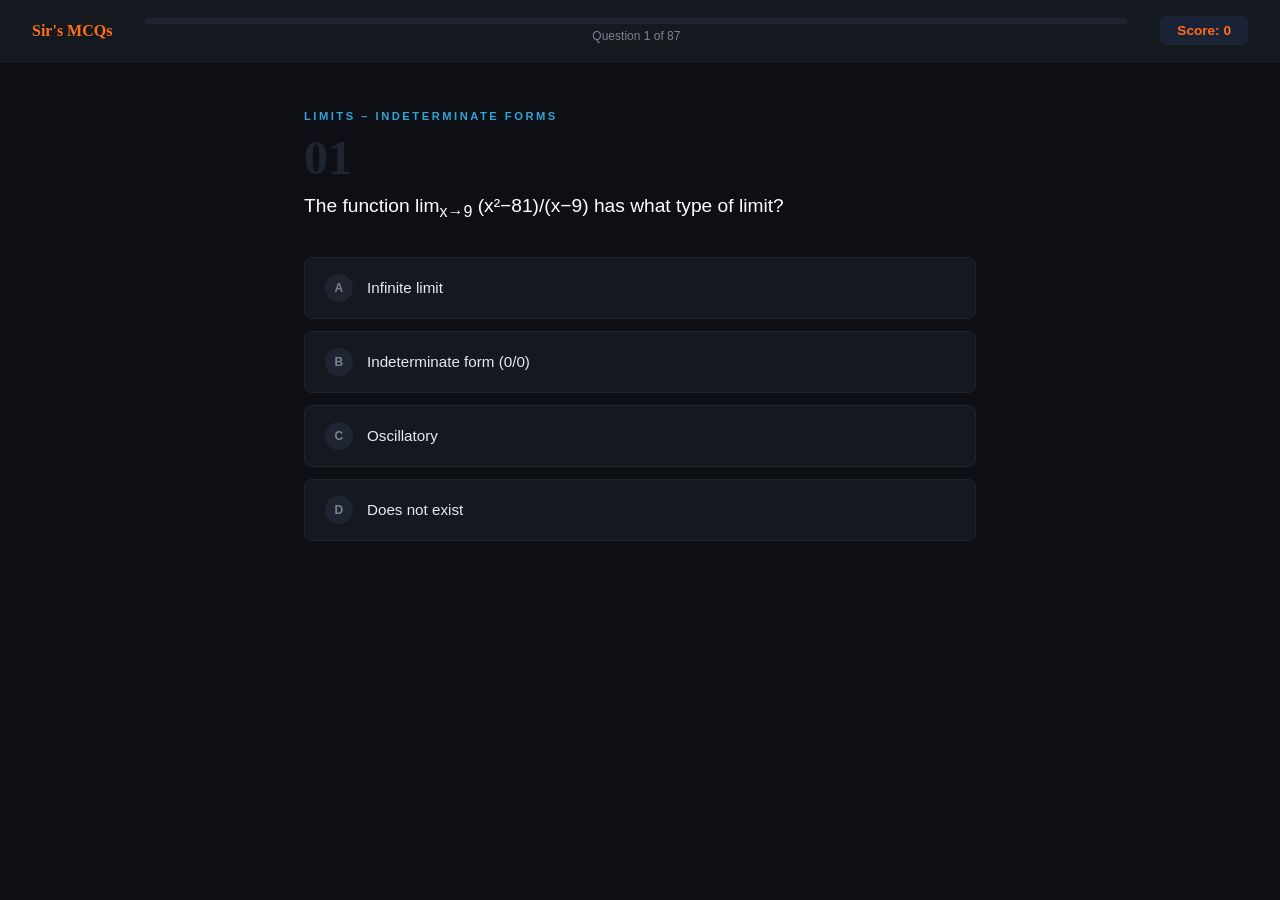
<file: math-0.html>
<!DOCTYPE html>
<html lang="en">
<head>
<meta charset="UTF-8">
<meta name="viewport" content="width=device-width, initial-scale=1.0">
<title>Math Midterm Quiz</title>
<link rel="stylesheet" href="css/style.css">
</head>
<body>

<!-- QUIZ -->
<div id="quiz-screen">
  <div class="quiz-header">
    <div class="quiz-brand">Sir's MCQs</div>
    <div class="progress-wrap">
      <div class="progress-bar-bg">
        <div class="progress-bar-fill" id="progress-fill" style="width:0%"></div>
      </div>
      <div class="progress-label" id="progress-label">Question 1 of 93</div>
    </div>
    <div class="score-display" id="score-display">Score: 0</div>
  </div>
  <div class="quiz-body">
    <div class="q-category" id="q-category"></div>
    <div class="q-number" id="q-number"></div>
    <div class="q-text" id="q-text"></div>
    <div class="options-grid" id="options-grid"></div>
    <div class="explanation-box" id="explanation-box"></div>
    <button class="next-btn" id="next-btn" onclick="nextQuestion()">Next Question →</button>
  </div>
</div>

<!-- RESULTS -->
<div id="results-screen">
  <div class="results-card">
    <div class="score-ring" id="score-ring">
      <div class="score-ring-inner">
        <div class="score-pct" id="score-pct">0%</div>
        <div class="score-pct-label">SCORE</div>
      </div>
    </div>
    <div class="results-title" id="results-title">Quiz Complete!</div>
    <div class="results-sub" id="results-sub"></div>
    <div class="stats-row">
      <div class="stat-box">
        <div class="stat-val green" id="correct-count">0</div>
        <div class="stat-label">Correct</div>
      </div>
      <div class="stat-box">
        <div class="stat-val red" id="wrong-count">0</div>
        <div class="stat-label">Wrong</div>
      </div>
      <div class="stat-box">
        <div class="stat-val" id="total-count" style="color:var(--accent2)">87</div>
        <div class="stat-label">Total</div>
      </div>
    </div>
    <button class="restart-btn" onclick="restartQuiz()">Retake Quiz</button>
  </div>
</div>

<script src="js/quizzes/math-0.js"></script>
<script src="js/quiz.js"></script>
</body>
</html>
</file>
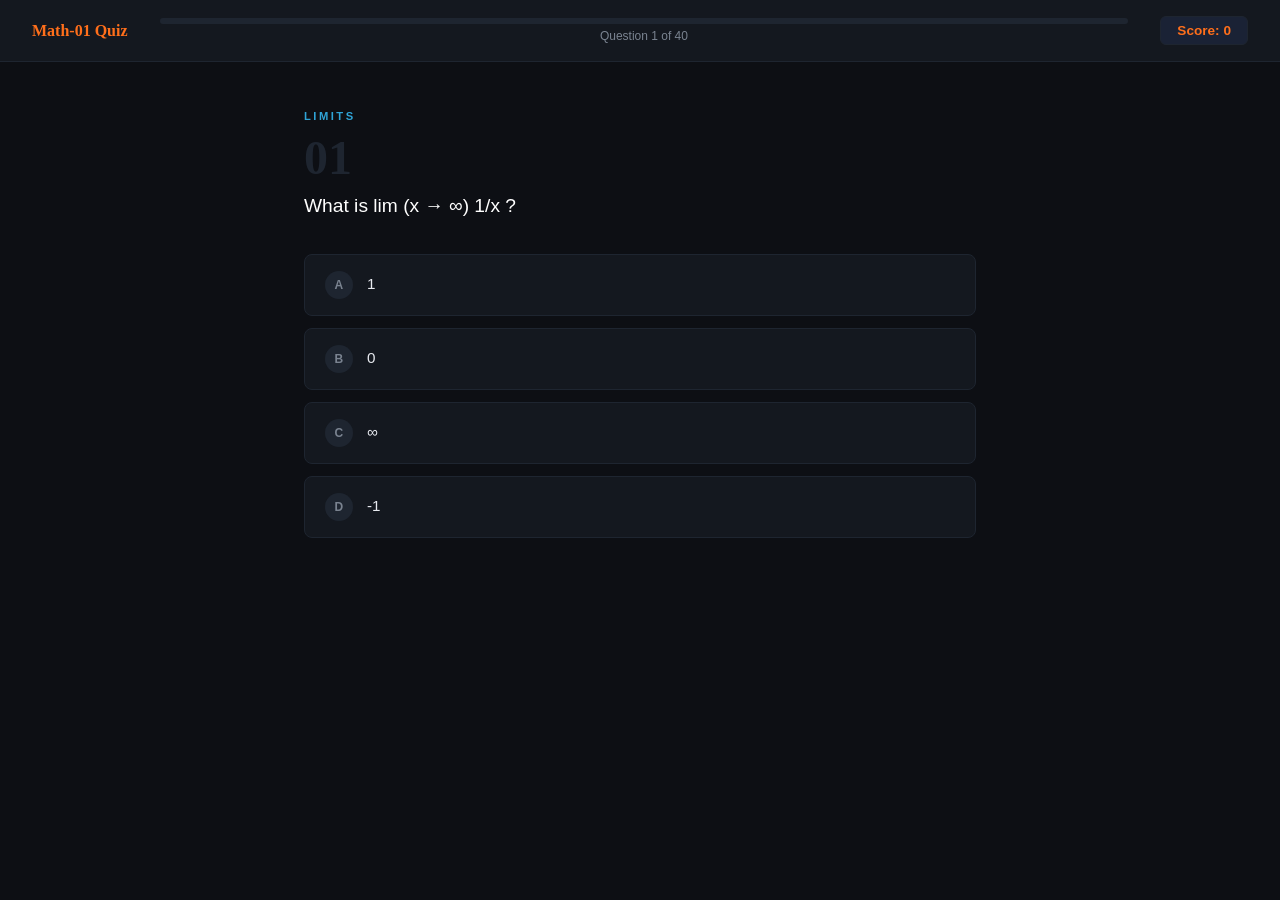
<file: math-1.html>
<!DOCTYPE html>
<html lang="en">
<head>
<meta charset="UTF-8">
<meta name="viewport" content="width=device-width, initial-scale=1.0">
<title>Math Midterm Quiz</title>
<link rel="stylesheet" href="css/style.css">
</head>
<body>

<!-- QUIZ -->
<div id="quiz-screen">
  <div class="quiz-header">
    <div class="quiz-brand">Math-01 Quiz</div>
    <div class="progress-wrap">
      <div class="progress-bar-bg">
        <div class="progress-bar-fill" id="progress-fill" style="width:0%"></div>
      </div>
      <div class="progress-label" id="progress-label">Question 1 of 40</div>
    </div>
    <div class="score-display" id="score-display">Score: 0</div>
  </div>
  <div class="quiz-body">
    <div class="q-category" id="q-category"></div>
    <div class="q-number" id="q-number"></div>
    <div class="q-text" id="q-text"></div>
    <div class="options-grid" id="options-grid"></div>
    <div class="explanation-box" id="explanation-box"></div>
    <button class="next-btn" id="next-btn" onclick="nextQuestion()">Next Question →</button>
  </div>
</div>

<!-- RESULTS -->
<div id="results-screen">
  <div class="results-card">
    <div class="score-ring" id="score-ring">
      <div class="score-ring-inner">
        <div class="score-pct" id="score-pct">0%</div>
        <div class="score-pct-label">SCORE</div>
      </div>
    </div>
    <div class="results-title" id="results-title">Quiz Complete!</div>
    <div class="results-sub" id="results-sub"></div>
    <div class="stats-row">
      <div class="stat-box">
        <div class="stat-val green" id="correct-count">0</div>
        <div class="stat-label">Correct</div>
      </div>
      <div class="stat-box">
        <div class="stat-val red" id="wrong-count">0</div>
        <div class="stat-label">Wrong</div>
      </div>
      <div class="stat-box">
        <div class="stat-val" id="total-count" style="color:var(--accent2)">40</div>
        <div class="stat-label">Total</div>
      </div>
    </div>
    <button class="restart-btn" onclick="restartQuiz()">Retake Quiz</button>
  </div>
</div>

<script src="js/quizzes/math-1.js"></script>
<script src="js/quiz.js"></script>
</body>
</html>
</file>
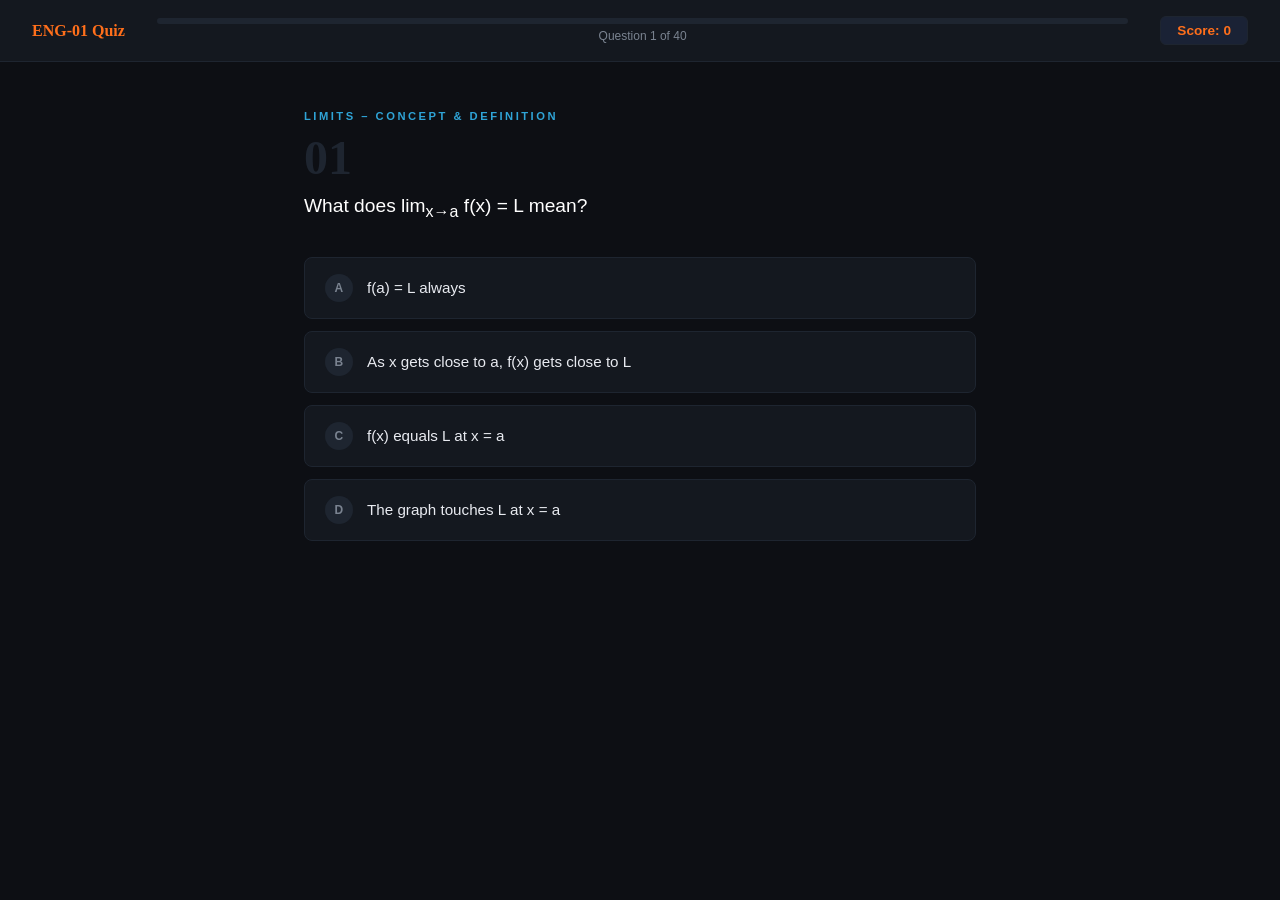
<file: math-2.html>
<!DOCTYPE html>
<html lang="en">
<head>
<meta charset="UTF-8">
<meta name="viewport" content="width=device-width, initial-scale=1.0">
<title>English Midterm Quiz</title>
<link rel="stylesheet" href="css/style.css">
</head>
<body>

<!-- QUIZ -->
<div id="quiz-screen">
  <div class="quiz-header">
    <div class="quiz-brand">ENG-01 Quiz</div>
    <div class="progress-wrap">
      <div class="progress-bar-bg">
        <div class="progress-bar-fill" id="progress-fill" style="width:0%"></div>
      </div>
      <div class="progress-label" id="progress-label">Question 1 of 40</div>
    </div>
    <div class="score-display" id="score-display">Score: 0</div>
  </div>
  <div class="quiz-body">
    <div class="q-category" id="q-category"></div>
    <div class="q-number" id="q-number"></div>
    <div class="q-text" id="q-text"></div>
    <div class="options-grid" id="options-grid"></div>
    <div class="explanation-box" id="explanation-box"></div>
    <button class="next-btn" id="next-btn" onclick="nextQuestion()">Next Question →</button>
  </div>
</div>

<!-- RESULTS -->
<div id="results-screen">
  <div class="results-card">
    <div class="score-ring" id="score-ring">
      <div class="score-ring-inner">
        <div class="score-pct" id="score-pct">0%</div>
        <div class="score-pct-label">SCORE</div>
      </div>
    </div>
    <div class="results-title" id="results-title">Quiz Complete!</div>
    <div class="results-sub" id="results-sub"></div>
    <div class="stats-row">
      <div class="stat-box">
        <div class="stat-val green" id="correct-count">0</div>
        <div class="stat-label">Correct</div>
      </div>
      <div class="stat-box">
        <div class="stat-val red" id="wrong-count">0</div>
        <div class="stat-label">Wrong</div>
      </div>
      <div class="stat-box">
        <div class="stat-val" id="total-count" style="color:var(--accent2)">40</div>
        <div class="stat-label">Total</div>
      </div>
    </div>
    <button class="restart-btn" onclick="restartQuiz()">Retake Quiz</button>
  </div>
</div>

<script src="js/quizzes/math-2.js"></script>
<script src="js/quiz.js"></script>
</body>
</html>
</file>
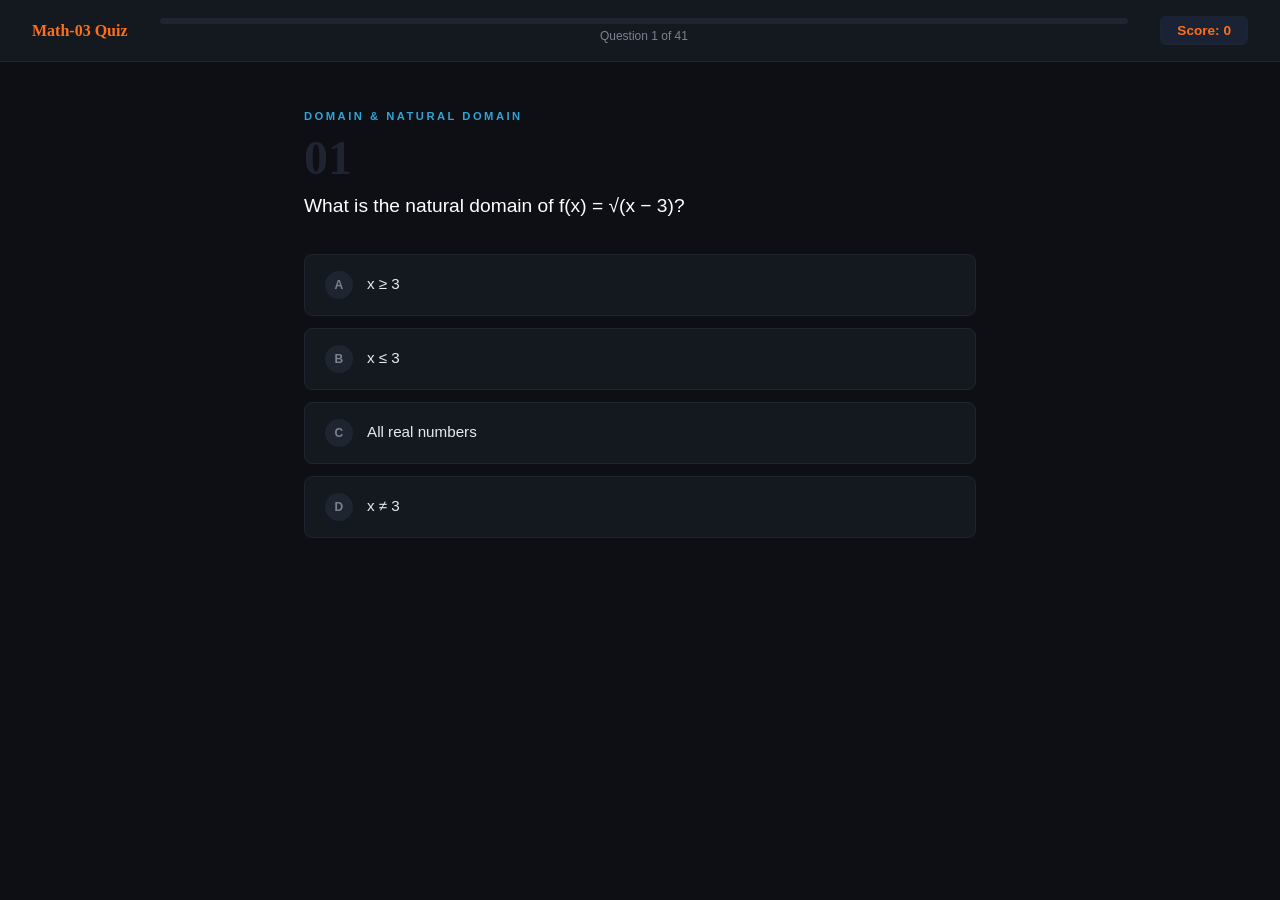
<file: math-3.html>
<!DOCTYPE html>
<html lang="en">
<head>
<meta charset="UTF-8">
<meta name="viewport" content="width=device-width, initial-scale=1.0">
<title>Math Midterm Quiz</title>
<link rel="stylesheet" href="css/style.css">
</head>
<body>

<!-- QUIZ -->
<div id="quiz-screen">
  <div class="quiz-header">
    <div class="quiz-brand">Math-03 Quiz</div>
    <div class="progress-wrap">
      <div class="progress-bar-bg">
        <div class="progress-bar-fill" id="progress-fill" style="width:0%"></div>
      </div>
      <div class="progress-label" id="progress-label">Question 1 of 40</div>
    </div>
    <div class="score-display" id="score-display">Score: 0</div>
  </div>
  <div class="quiz-body">
    <div class="q-category" id="q-category"></div>
    <div class="q-number" id="q-number"></div>
    <div class="q-text" id="q-text"></div>
    <div class="options-grid" id="options-grid"></div>
    <div class="explanation-box" id="explanation-box"></div>
    <button class="next-btn" id="next-btn" onclick="nextQuestion()">Next Question →</button>
  </div>
</div>

<!-- RESULTS -->
<div id="results-screen">
  <div class="results-card">
    <div class="score-ring" id="score-ring">
      <div class="score-ring-inner">
        <div class="score-pct" id="score-pct">0%</div>
        <div class="score-pct-label">SCORE</div>
      </div>
    </div>
    <div class="results-title" id="results-title">Quiz Complete!</div>
    <div class="results-sub" id="results-sub"></div>
    <div class="stats-row">
      <div class="stat-box">
        <div class="stat-val green" id="correct-count">0</div>
        <div class="stat-label">Correct</div>
      </div>
      <div class="stat-box">
        <div class="stat-val red" id="wrong-count">0</div>
        <div class="stat-label">Wrong</div>
      </div>
      <div class="stat-box">
        <div class="stat-val" id="total-count" style="color:var(--accent2)">40</div>
        <div class="stat-label">Total</div>
      </div>
    </div>
    <button class="restart-btn" onclick="restartQuiz()">Retake Quiz</button>
  </div>
</div>

<script src="js/quizzes/math-3.js"></script>
<script src="js/quiz.js"></script>
</body>
</html>
</file>
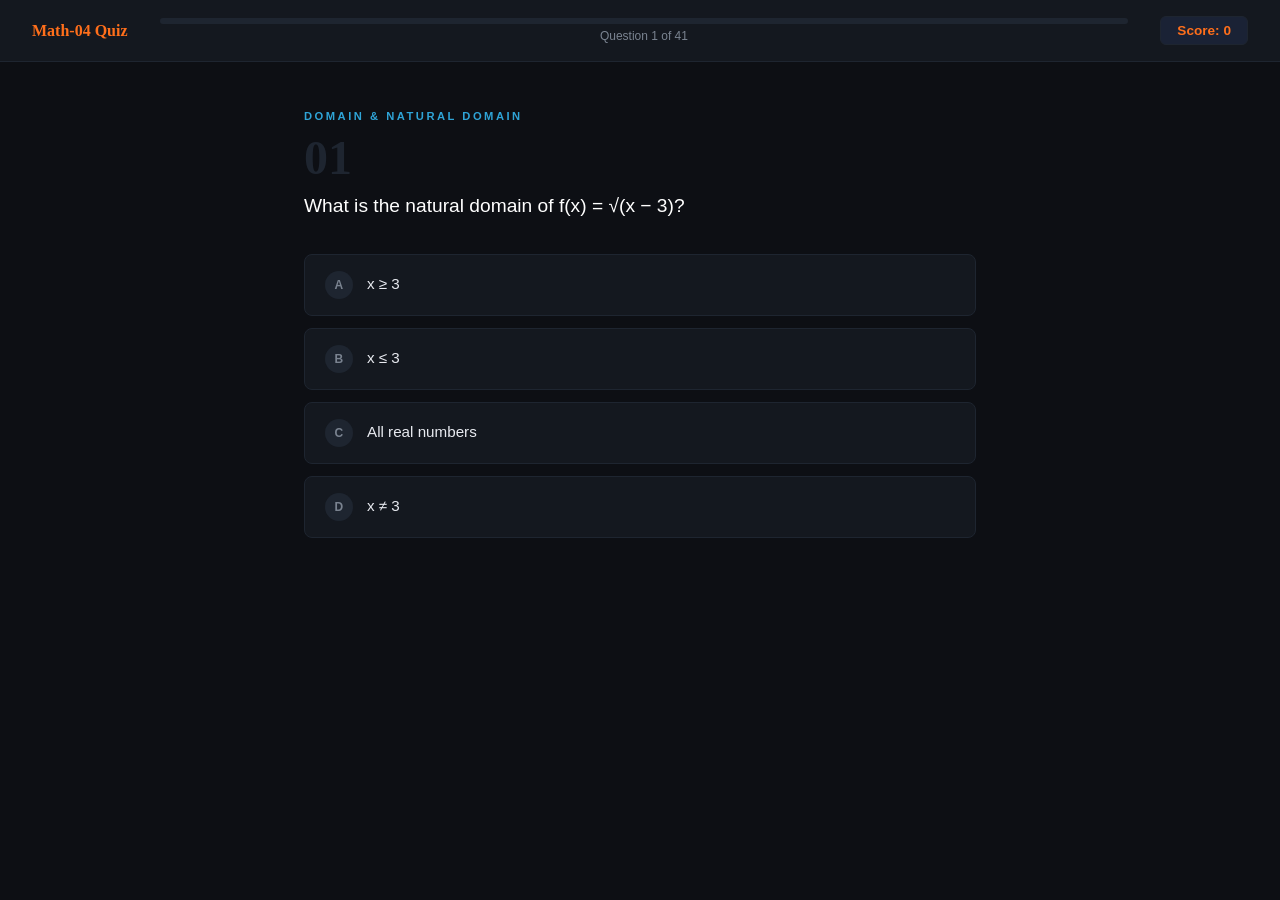
<file: math-4.html>
<!DOCTYPE html>
<html lang="en">
<head>
<meta charset="UTF-8">
<meta name="viewport" content="width=device-width, initial-scale=1.0">
<title>English Midterm Quiz</title>
<link rel="stylesheet" href="css/style.css">
</head>
<body>

<!-- QUIZ -->
<div id="quiz-screen">
  <div class="quiz-header">
    <div class="quiz-brand">Math-04 Quiz</div>
    <div class="progress-wrap">
      <div class="progress-bar-bg">
        <div class="progress-bar-fill" id="progress-fill" style="width:0%"></div>
      </div>
      <div class="progress-label" id="progress-label">Question 1 of 40</div>
    </div>
    <div class="score-display" id="score-display">Score: 0</div>
  </div>
  <div class="quiz-body">
    <div class="q-category" id="q-category"></div>
    <div class="q-number" id="q-number"></div>
    <div class="q-text" id="q-text"></div>
    <div class="options-grid" id="options-grid"></div>
    <div class="explanation-box" id="explanation-box"></div>
    <button class="next-btn" id="next-btn" onclick="nextQuestion()">Next Question →</button>
  </div>
</div>

<!-- RESULTS -->
<div id="results-screen">
  <div class="results-card">
    <div class="score-ring" id="score-ring">
      <div class="score-ring-inner">
        <div class="score-pct" id="score-pct">0%</div>
        <div class="score-pct-label">SCORE</div>
      </div>
    </div>
    <div class="results-title" id="results-title">Quiz Complete!</div>
    <div class="results-sub" id="results-sub"></div>
    <div class="stats-row">
      <div class="stat-box">
        <div class="stat-val green" id="correct-count">0</div>
        <div class="stat-label">Correct</div>
      </div>
      <div class="stat-box">
        <div class="stat-val red" id="wrong-count">0</div>
        <div class="stat-label">Wrong</div>
      </div>
      <div class="stat-box">
        <div class="stat-val" id="total-count" style="color:var(--accent2)">40</div>
        <div class="stat-label">Total</div>
      </div>
    </div>
    <button class="restart-btn" onclick="restartQuiz()">Retake Quiz</button>
  </div>
</div>

<script src="js/quizzes/math-3.js"></script>
<script src="js/quiz.js"></script>
</body>
</html>
</file>
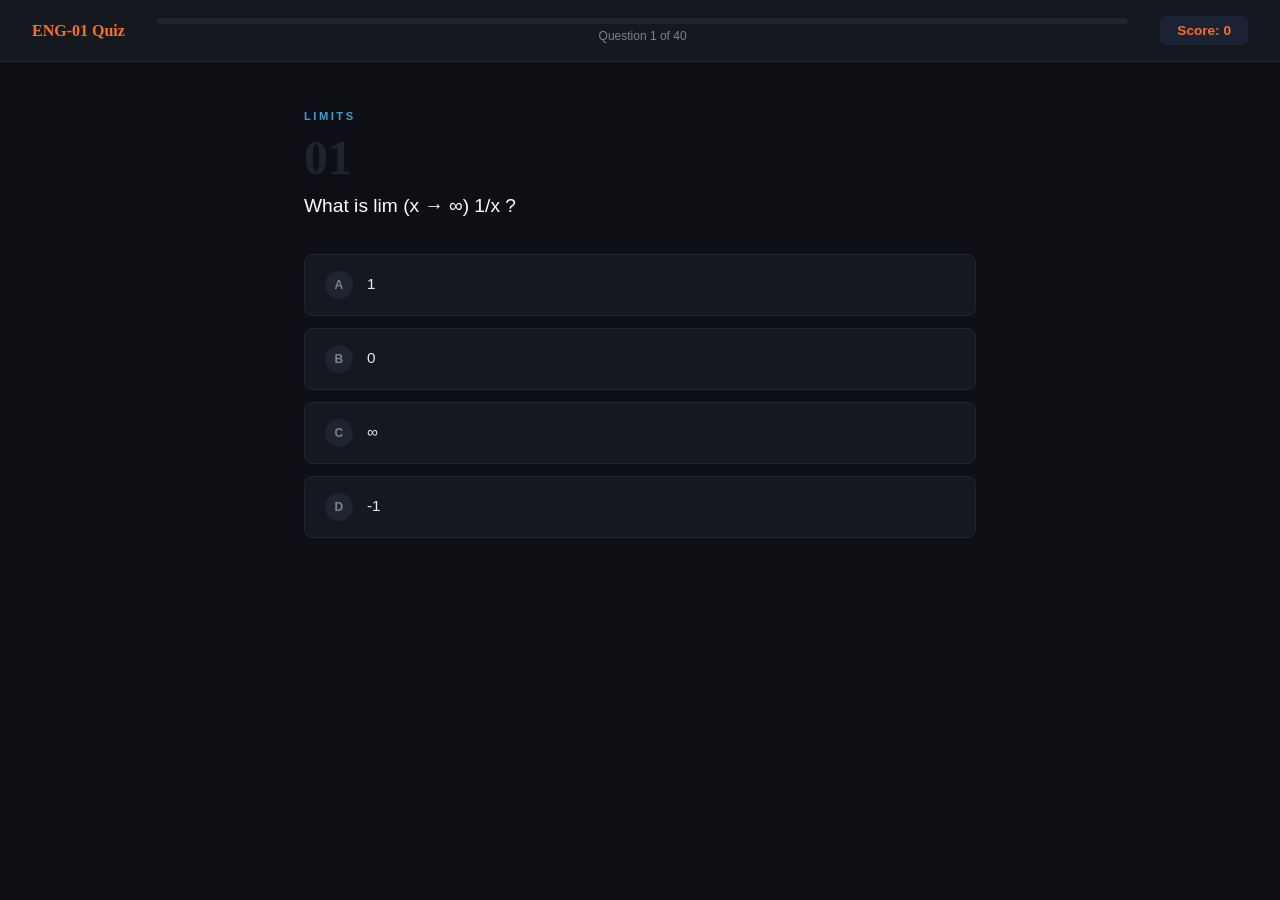
<file: math.html>
<!DOCTYPE html>
<html lang="en">
<head>
<meta charset="UTF-8">
<meta name="viewport" content="width=device-width, initial-scale=1.0">
<title>English Midterm Quiz</title>
<link rel="stylesheet" href="css/style.css">
</head>
<body>

<!-- QUIZ -->
<div id="quiz-screen">
  <div class="quiz-header">
    <div class="quiz-brand">ENG-01 Quiz</div>
    <div class="progress-wrap">
      <div class="progress-bar-bg">
        <div class="progress-bar-fill" id="progress-fill" style="width:0%"></div>
      </div>
      <div class="progress-label" id="progress-label">Question 1 of 40</div>
    </div>
    <div class="score-display" id="score-display">Score: 0</div>
  </div>
  <div class="quiz-body">
    <div class="q-category" id="q-category"></div>
    <div class="q-number" id="q-number"></div>
    <div class="q-text" id="q-text"></div>
    <div class="options-grid" id="options-grid"></div>
    <div class="explanation-box" id="explanation-box"></div>
    <button class="next-btn" id="next-btn" onclick="nextQuestion()">Next Question →</button>
  </div>
</div>

<!-- RESULTS -->
<div id="results-screen">
  <div class="results-card">
    <div class="score-ring" id="score-ring">
      <div class="score-ring-inner">
        <div class="score-pct" id="score-pct">0%</div>
        <div class="score-pct-label">SCORE</div>
      </div>
    </div>
    <div class="results-title" id="results-title">Quiz Complete!</div>
    <div class="results-sub" id="results-sub"></div>
    <div class="stats-row">
      <div class="stat-box">
        <div class="stat-val green" id="correct-count">0</div>
        <div class="stat-label">Correct</div>
      </div>
      <div class="stat-box">
        <div class="stat-val red" id="wrong-count">0</div>
        <div class="stat-label">Wrong</div>
      </div>
      <div class="stat-box">
        <div class="stat-val" id="total-count" style="color:var(--accent2)">40</div>
        <div class="stat-label">Total</div>
      </div>
    </div>
    <button class="restart-btn" onclick="restartQuiz()">Retake Quiz</button>
  </div>
</div>

<script src="js/quizzes/math-1.js"></script>
<script src="js/quiz.js"></script>
</body>
</html>
</file>
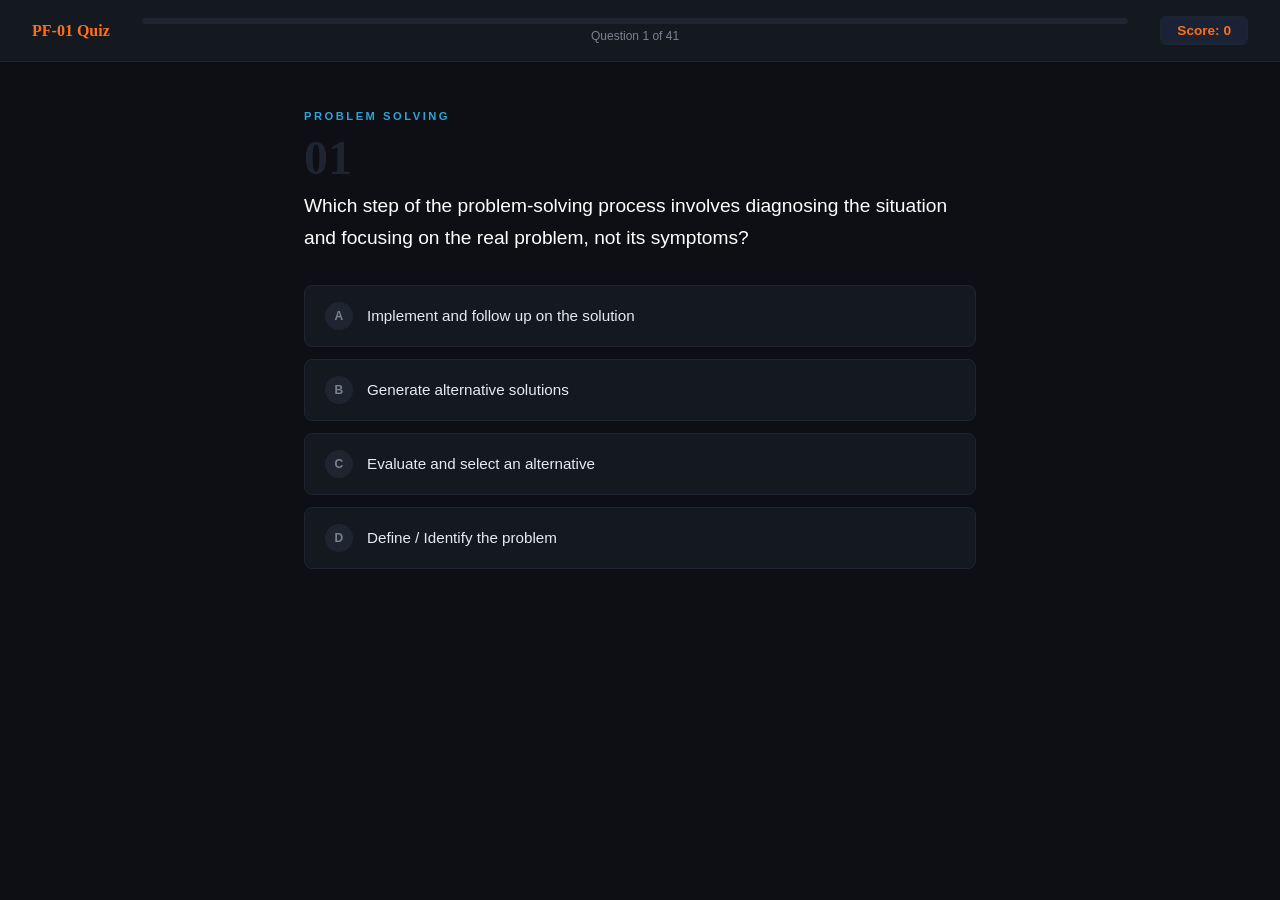
<file: PF-1.html>
<!DOCTYPE html>
<html lang="en">

<head>
  <meta charset="UTF-8">
  <meta name="viewport" content="width=device-width, initial-scale=1.0">
  <title>PD Midterm Quiz</title>
  <link rel="stylesheet" href="css/style.css">
</head>

<body>

  <!-- QUIZ -->
  <div id="quiz-screen">
    <div class="quiz-header">
      <div class="quiz-brand">PF-01 Quiz</div>
      <div class="progress-wrap">
        <div class="progress-bar-bg">
          <div class="progress-bar-fill" id="progress-fill" style="width:0%"></div>
        </div>
        <div class="progress-label" id="progress-label">Question 1 of 40</div>
      </div>
      <div class="score-display" id="score-display">Score: 0</div>
    </div>
    <div class="quiz-body">
      <div class="q-category" id="q-category"></div>
      <div class="q-number" id="q-number"></div>
      <div class="q-text" id="q-text"></div>
      <div class="options-grid" id="options-grid"></div>
      <div class="explanation-box" id="explanation-box"></div>
      <button class="next-btn" id="next-btn" onclick="nextQuestion()">Next Question →</button>
    </div>
  </div>

  <!-- RESULTS -->
  <div id="results-screen">
    <div class="results-card">
      <div class="score-ring" id="score-ring">
        <div class="score-ring-inner">
          <div class="score-pct" id="score-pct">0%</div>
          <div class="score-pct-label">SCORE</div>
        </div>
      </div>
      <div class="results-title" id="results-title">Quiz Complete!</div>
      <div class="results-sub" id="results-sub">PF-01 Quiz</div>
      <div class="stats-row">
        <div class="stat-box">
          <div class="stat-val green" id="correct-count">0</div>
          <div class="stat-label">Correct</div>
        </div>
        <div class="stat-box">
          <div class="stat-val red" id="wrong-count">0</div>
          <div class="stat-label">Wrong</div>
        </div>
        <div class="stat-box">
          <div class="stat-val" id="total-count" style="color:var(--accent2)">40</div>
          <div class="stat-label">Total</div>
        </div>
      </div>
      <button class="restart-btn" onclick="restartQuiz()">Retake Quiz</button>
    </div>
  </div>

  <script src="js/quizzes/PF-1.js"></script>
  <script src="js/quiz.js"></script>
</body>

</html>
</file>
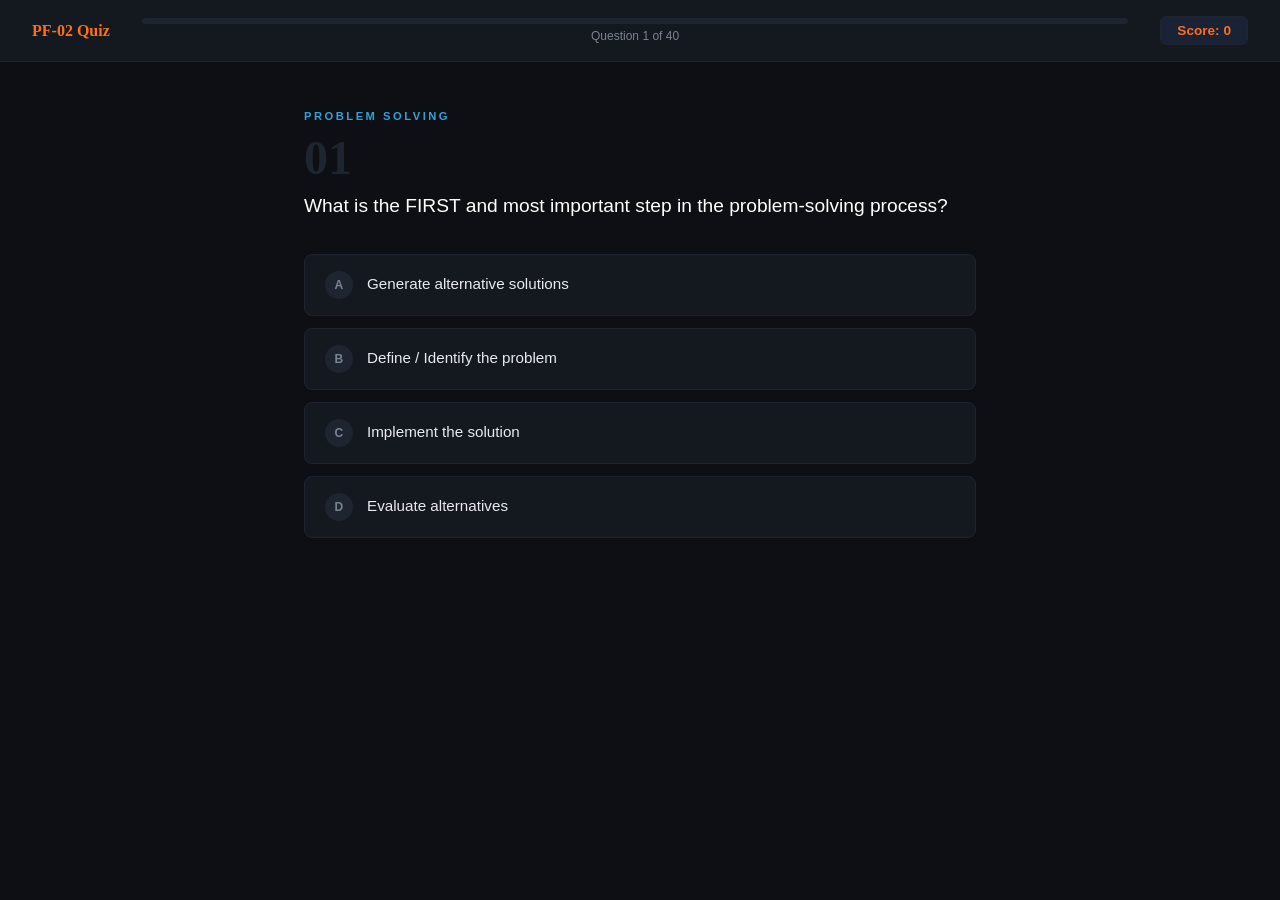
<file: PF-2.html>
<!DOCTYPE html>
<html lang="en">
<head>
<meta charset="UTF-8">
<meta name="viewport" content="width=device-width, initial-scale=1.0">
<title>PF Midterm Quiz</title>
<link rel="stylesheet" href="css/style.css">
</head>
<body>

<!-- QUIZ -->
<div id="quiz-screen">
  <div class="quiz-header">
    <div class="quiz-brand">PF-02 Quiz</div>
    <div class="progress-wrap">
      <div class="progress-bar-bg">
        <div class="progress-bar-fill" id="progress-fill" style="width:0%"></div>
      </div>
      <div class="progress-label" id="progress-label">Question 1 of 40</div>
    </div>
    <div class="score-display" id="score-display">Score: 0</div>
  </div>
  <div class="quiz-body">
    <div class="q-category" id="q-category"></div>
    <div class="q-number" id="q-number"></div>
    <div class="q-text" id="q-text"></div>
    <div class="options-grid" id="options-grid"></div>
    <div class="explanation-box" id="explanation-box"></div>
    <button class="next-btn" id="next-btn" onclick="nextQuestion()">Next Question →</button>
  </div>
</div>

<!-- RESULTS -->
<div id="results-screen">
  <div class="results-card">
    <div class="score-ring" id="score-ring">
      <div class="score-ring-inner">
        <div class="score-pct" id="score-pct">0%</div>
        <div class="score-pct-label">SCORE</div>
      </div>
    </div>
    <div class="results-title" id="results-title">Quiz Complete!</div>
    <div class="results-sub" id="results-sub">PF-02 Quiz</div>
    <div class="stats-row">
      <div class="stat-box">
        <div class="stat-val green" id="correct-count">0</div>
        <div class="stat-label">Correct</div>
      </div>
      <div class="stat-box">
        <div class="stat-val red" id="wrong-count">0</div>
        <div class="stat-label">Wrong</div>
      </div>
      <div class="stat-box">
        <div class="stat-val" id="total-count" style="color:var(--accent2)">40</div>
        <div class="stat-label">Total</div>
      </div>
    </div>
    <button class="restart-btn" onclick="restartQuiz()">Retake Quiz</button>
  </div>
</div>

<script src="js/quizzes/PF-2.js"></script>
<script src="js/quiz.js"></script>
</body>
</html>
</file>
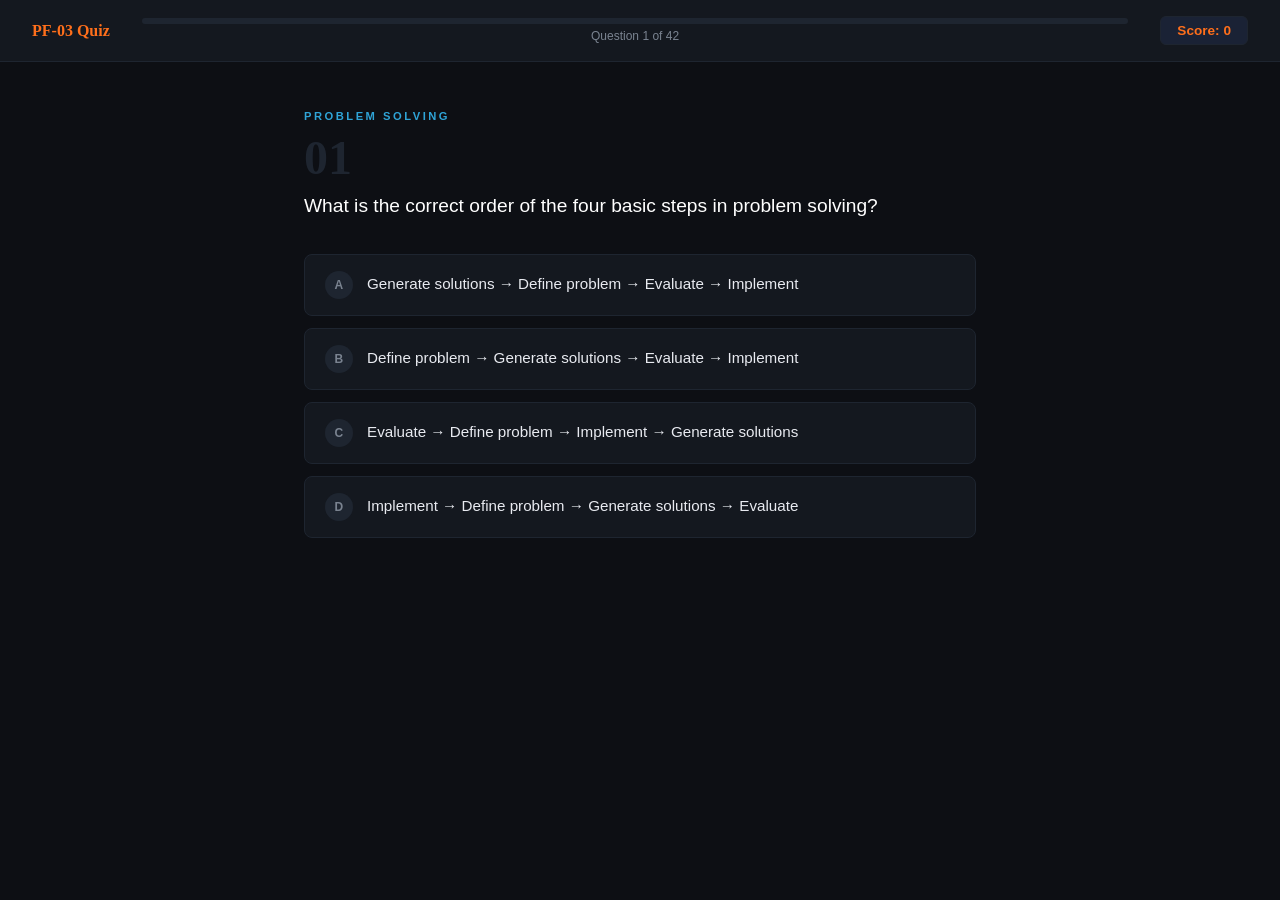
<file: PF-3.html>
<!DOCTYPE html>
<html lang="en">
<head>
<meta charset="UTF-8">
<meta name="viewport" content="width=device-width, initial-scale=1.0">
<title>PF Midterm Quiz</title>
<link rel="stylesheet" href="css/style.css">
</head>
<body>

<!-- QUIZ -->
<div id="quiz-screen">
  <div class="quiz-header">
    <div class="quiz-brand">PF-03 Quiz</div>
    <div class="progress-wrap">
      <div class="progress-bar-bg">
        <div class="progress-bar-fill" id="progress-fill" style="width:0%"></div>
      </div>
      <div class="progress-label" id="progress-label">Question 1 of 40</div>
    </div>
    <div class="score-display" id="score-display">Score: 0</div>
  </div>
  <div class="quiz-body">
    <div class="q-category" id="q-category"></div>
    <div class="q-number" id="q-number"></div>
    <div class="q-text" id="q-text"></div>
    <div class="options-grid" id="options-grid"></div>
    <div class="explanation-box" id="explanation-box"></div>
    <button class="next-btn" id="next-btn" onclick="nextQuestion()">Next Question →</button>
  </div>
</div>

<!-- RESULTS -->
<div id="results-screen">
  <div class="results-card">
    <div class="score-ring" id="score-ring">
      <div class="score-ring-inner">
        <div class="score-pct" id="score-pct">0%</div>
        <div class="score-pct-label">SCORE</div>
      </div>
    </div>
    <div class="results-title" id="results-title">Quiz Complete!</div>
    <div class="results-sub" id="results-sub">PF-03 Quiz</div>
    <div class="stats-row">
      <div class="stat-box">
        <div class="stat-val green" id="correct-count">0</div>
        <div class="stat-label">Correct</div>
      </div>
      <div class="stat-box">
        <div class="stat-val red" id="wrong-count">0</div>
        <div class="stat-label">Wrong</div>
      </div>
      <div class="stat-box">
        <div class="stat-val" id="total-count" style="color:var(--accent2)">40</div>
        <div class="stat-label">Total</div>
      </div>
    </div>
    <button class="restart-btn" onclick="restartQuiz()">Retake Quiz</button>
  </div>
</div>

<script src="js/quizzes/PF-3.js"></script>
<script src="js/quiz.js"></script>
</body>
</html>
</file>
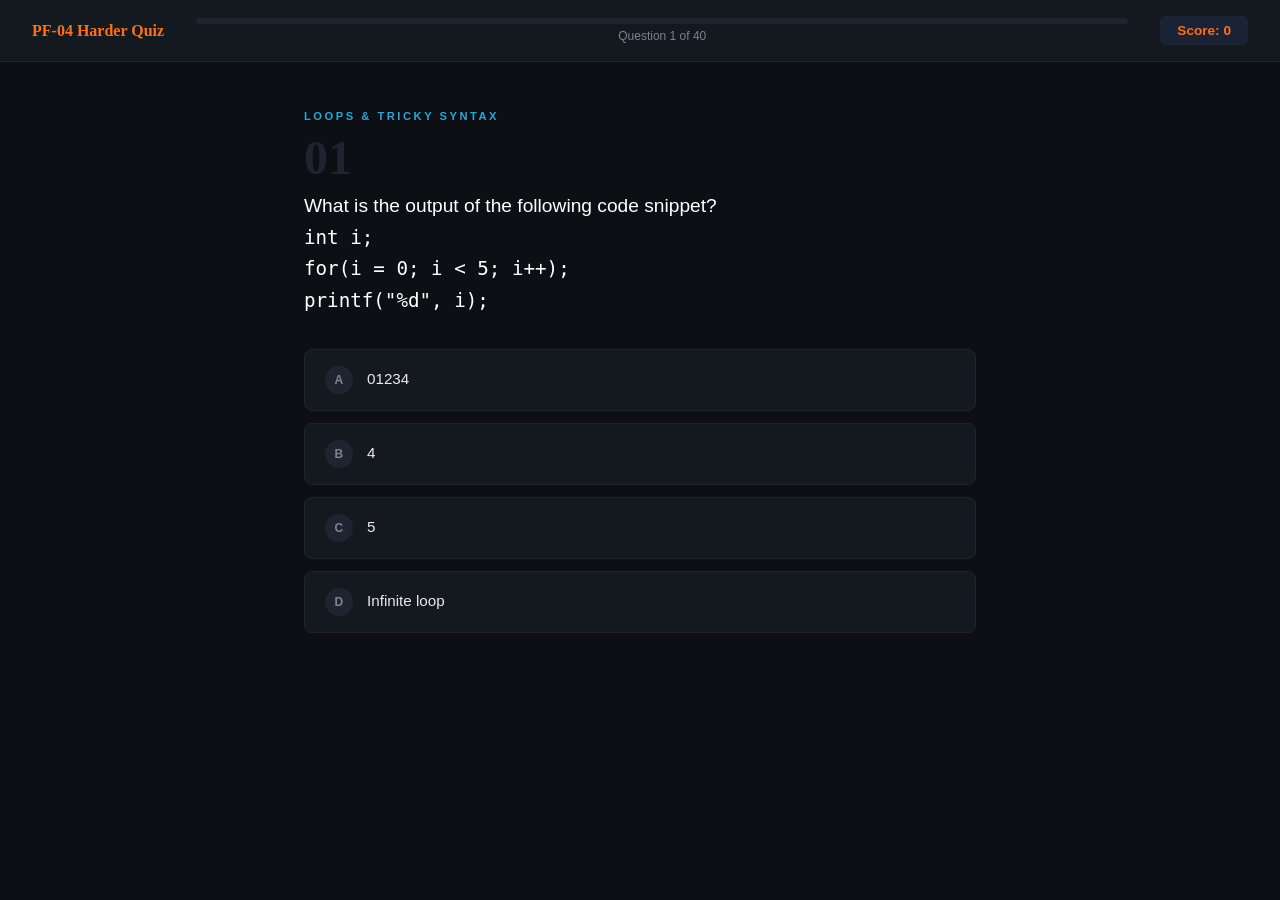
<file: PF-4.html>
<!DOCTYPE html>
<html lang="en">
<head>
<meta charset="UTF-8">
<meta name="viewport" content="width=device-width, initial-scale=1.0">
<title>PF Midterm Quiz</title>
<link rel="stylesheet" href="css/style.css">
</head>
<body>

<!-- QUIZ -->
<div id="quiz-screen">
  <div class="quiz-header">
    <div class="quiz-brand">PF-04 Harder Quiz</div>
    <div class="progress-wrap">
      <div class="progress-bar-bg">
        <div class="progress-bar-fill" id="progress-fill" style="width:0%"></div>
      </div>
      <div class="progress-label" id="progress-label">Question 1 of 40</div>
    </div>
    <div class="score-display" id="score-display">Score: 0</div>
  </div>
  <div class="quiz-body">
    <div class="q-category" id="q-category"></div>
    <div class="q-number" id="q-number"></div>
    <div class="q-text" id="q-text"></div>
    <div class="options-grid" id="options-grid"></div>
    <div class="explanation-box" id="explanation-box"></div>
    <button class="next-btn" id="next-btn" onclick="nextQuestion()">Next Question →</button>
  </div>
</div>

<!-- RESULTS -->
<div id="results-screen">
  <div class="results-card">
    <div class="score-ring" id="score-ring">
      <div class="score-ring-inner">
        <div class="score-pct" id="score-pct">0%</div>
        <div class="score-pct-label">SCORE</div>
      </div>
    </div>
    <div class="results-title" id="results-title">Quiz Complete!</div>
    <div class="results-sub" id="results-sub">PF-04 Harder Quiz</div>
    <div class="stats-row">
      <div class="stat-box">
        <div class="stat-val green" id="correct-count">0</div>
        <div class="stat-label">Correct</div>
      </div>
      <div class="stat-box">
        <div class="stat-val red" id="wrong-count">0</div>
        <div class="stat-label">Wrong</div>
      </div>
      <div class="stat-box">
        <div class="stat-val" id="total-count" style="color:var(--accent2)">40</div>
        <div class="stat-label">Total</div>
      </div>
    </div>
    <button class="restart-btn" onclick="restartQuiz()">Retake Quiz</button>
  </div>
</div>

<script src="js/quizzes/PF-4.js"></script>
<script src="js/quiz.js"></script>
</body>
</html>
</file>
<file: css/style.css>
:root {
    --bg: #0d0f14;
    --card: #14181f;
    --border: #1e2530;
    --accent: #ff6f1b;
    --accent2: #2FA4D7;
    --text: #e8eaf0;
    --muted: #7a8390;
    --correct: #4caf82;
    --wrong: #e05c6e;
    --correct-bg: #003049;
    --wrong-bg: #2e0d16;
  }

  * { box-sizing: border-box; margin: 0; padding: 0; }

  body {
    background: var(--bg);
    color: var(--text);
    font-family: 'DM Sans', sans-serif;
    min-height: 100vh;
    padding: 0;
  }

  /* START SCREEN */
  #start-screen {
    min-height: 100vh;
    display: flex;
    flex-direction: column;
    align-items: center;
    justify-content: center;
    padding: 40px 20px;
    background: radial-gradient(ellipse at 60% 30%, #1a2235 0%, #0d0f14 70%);
    text-align: center;
  }

  .logo-badge {
    background: var(--accent);
    color: #000;
    font-family: 'Playfair Display', serif;
    font-size: 11px;
    font-weight: 700;
    letter-spacing: 3px;
    text-transform: uppercase;
    padding: 6px 18px;
    border-radius: 2px;
    margin-bottom: 28px;
  }

  #start-screen h1 {
    font-family: 'Playfair Display', serif;
    font-size: clamp(2.2rem, 6vw, 4rem);
    font-weight: 900;
    line-height: 1.1;
    margin-bottom: 16px;
    color: #fff;
  }

  #start-screen h1 span { color: var(--accent); }

  #start-screen p {
    color: var(--muted);
    font-size: 1.05rem;
    max-width: 480px;
    line-height: 1.7;
    margin-bottom: 40px;
  }

  .topic-grid {
    display: flex;
    flex-wrap: wrap;
    gap: 10px;
    justify-content: center;
    max-width: 540px;
    margin-bottom: 44px;
  }

  .topic-pill {
    background: #1a2235;
    border: 1px solid var(--border);
    color: var(--accent2);
    font-size: 0.78rem;
    font-weight: 500;
    padding: 6px 14px;
    border-radius: 100px;
    letter-spacing: 0.5px;
  }

  .start-btn, .quiz-link-btn {
    background: var(--accent);
    color: #000;
    border: none;
    font-family: 'DM Sans', sans-serif;
    font-size: 1rem;
    font-weight: 700;
    padding: 16px 48px;
    border-radius: 4px;
    cursor: pointer;
    letter-spacing: 1px;
    text-transform: uppercase;
    transition: transform 0.15s, box-shadow 0.15s;
    box-shadow: 0 0 0 0 rgba(240, 114, 64, 0.4);
    text-decoration: none;
    display: inline-block;
    margin: 2px auto;
  }

  .start-btn:hover, .quiz-link-btn:hover {
    transform: translateY(-2px);
    box-shadow: 0 8px 32px rgba(240, 114, 64, 0.25);
  }

  /* QUIZ SCREEN */
  #quiz-screen { display: block; min-height: 100vh; }

  .quiz-header {
    background: var(--card);
    border-bottom: 1px solid var(--border);
    padding: 16px 32px;
    display: flex;
    align-items: center;
    justify-content: space-between;
    position: sticky;
    top: 0;
    z-index: 10;
  }

  .quiz-brand {
    font-family: 'Playfair Display', serif;
    font-size: 1rem;
    color: var(--accent);
    font-weight: 700;
  }

  .progress-wrap {
    flex: 1;
    margin: 0 32px;
  }

  .progress-bar-bg {
    background: var(--border);
    border-radius: 100px;
    height: 6px;
    overflow: hidden;
  }

  .progress-bar-fill {
    background: linear-gradient(90deg, var(--accent), var(--accent2));
    height: 100%;
    border-radius: 100px;
    transition: width 0.4s cubic-bezier(.4,0,.2,1);
  }

  .progress-label {
    font-size: 0.75rem;
    color: var(--muted);
    margin-top: 5px;
    text-align: center;
  }

  .score-display {
    background: #1a2235;
    border: 1px solid var(--border);
    border-radius: 6px;
    padding: 6px 16px;
    font-size: 0.85rem;
    color: var(--accent);
    font-weight: 700;
    white-space: nowrap;
  }

  .quiz-body {
    max-width: 720px;
    margin: 0 auto;
    padding: 48px 24px 80px;
  }

  .q-category {
    font-size: 0.7rem;
    font-weight: 700;
    letter-spacing: 2.5px;
    text-transform: uppercase;
    color: var(--accent2);
    margin-bottom: 12px;
  }

  .q-number {
    font-family: 'Playfair Display', serif;
    font-size: 3rem;
    font-weight: 900;
    color: var(--border);
    line-height: 1;
    margin-bottom: 8px;
  }

  .q-text {
    font-size: 1.2rem;
    line-height: 1.65;
    color: #fff;
    margin-bottom: 32px;
    font-weight: 400;
  }

  .q-text .highlight {
    background: rgba(240, 129, 64, 0.15);
    border-bottom: 2px solid var(--accent);
    padding: 1px 4px;
    border-radius: 2px;
    color: var(--accent);
    font-weight: 500;
  }

  .options-grid {
    display: flex;
    flex-direction: column;
    gap: 12px;
  }

  .option-btn {
    background: var(--card);
    border: 1.5px solid var(--border);
    color: var(--text);
    font-family: 'DM Sans', sans-serif;
    font-size: 0.95rem;
    padding: 16px 20px;
    border-radius: 8px;
    text-align: left;
    cursor: pointer;
    transition: border-color 0.18s, background 0.18s, transform 0.12s;
    display: flex;
    align-items: center;
    gap: 14px;
    line-height: 1.5;
  }

  .option-btn:hover:not(:disabled) {
    border-color: var(--accent2);
    background: #1a2235;
    transform: translateX(4px);
  }

  .option-letter {
    min-width: 28px;
    height: 28px;
    border-radius: 50%;
    background: var(--border);
    color: var(--muted);
    display: flex;
    align-items: center;
    justify-content: center;
    font-size: 0.75rem;
    font-weight: 700;
    letter-spacing: 0.5px;
    flex-shrink: 0;
    transition: background 0.18s, color 0.18s;
  }

  .option-btn.correct {
    background: var(--correct-bg);
    border-color: var(--correct);
  }

  .option-btn.correct .option-letter {
    background: var(--correct);
    color: #fff;
  }

  .option-btn.wrong {
    background: var(--wrong-bg);
    border-color: var(--wrong);
  }

  .option-btn.wrong .option-letter {
    background: var(--wrong);
    color: #fff;
  }

  .option-btn:disabled { cursor: default; }

  .explanation-box {
    margin-top: 20px;
    background: #111827;
    border-left: 3px solid var(--accent);
    padding: 16px 20px;
    border-radius: 0 8px 8px 0;
    font-size: 0.92rem;
    line-height: 1.7;
    color: #c8d0dc;
    display: none;
    animation: fadeIn 0.3s ease;
  }

  .explanation-box strong { color: var(--accent); }

  @keyframes fadeIn { from { opacity: 0; transform: translateY(6px); } to { opacity: 1; transform: none; } }

  .next-btn {
    margin-top: 24px;
    background: transparent;
    border: 1.5px solid var(--accent);
    color: var(--accent);
    font-family: 'DM Sans', sans-serif;
    font-size: 0.9rem;
    font-weight: 700;
    letter-spacing: 1.5px;
    text-transform: uppercase;
    padding: 12px 32px;
    border-radius: 4px;
    cursor: pointer;
    display: none;
    transition: background 0.18s, color 0.18s;
  }

  .next-btn:hover {
    background: var(--accent);
    color: #000;
  }

  /* RESULTS SCREEN */
  #results-screen {
    display: none;
    min-height: 100vh;
    align-items: center;
    justify-content: center;
    padding: 40px 20px;
    background: radial-gradient(ellipse at 40% 60%, #1a2235 0%, #0d0f14 70%);
  }

  .results-card {
    background: var(--card);
    border: 1px solid var(--border);
    border-radius: 16px;
    padding: 52px 48px;
    max-width: 560px;
    width: 100%;
    text-align: center;
  }

  .score-ring {
    width: 130px;
    height: 130px;
    border-radius: 50%;
    background: conic-gradient(var(--accent) 0%, var(--border) 0%);
    display: flex;
    align-items: center;
    justify-content: center;
    margin: 0 auto 28px;
    position: relative;
  }

  .score-ring-inner {
    width: 96px;
    height: 96px;
    background: var(--card);
    border-radius: 50%;
    display: flex;
    flex-direction: column;
    align-items: center;
    justify-content: center;
  }

  .score-pct {
    font-family: 'Playfair Display', serif;
    font-size: 1.8rem;
    font-weight: 900;
    color: var(--accent);
    line-height: 1;
  }

  .score-pct-label {
    font-size: 0.65rem;
    color: var(--muted);
    letter-spacing: 1px;
    margin-top: 2px;
  }

  .results-title {
    font-family: 'Playfair Display', serif;
    font-size: 2rem;
    font-weight: 900;
    margin-bottom: 10px;
  }

  .results-sub {
    color: var(--muted);
    font-size: 0.95rem;
    line-height: 1.6;
    margin-bottom: 32px;
  }

  .stats-row {
    display: flex;
    gap: 16px;
    margin-bottom: 36px;
  }

  .stat-box {
    flex: 1;
    background: #1a2235;
    border-radius: 8px;
    padding: 16px;
  }

  .stat-val {
    font-family: 'Playfair Display', serif;
    font-size: 1.8rem;
    font-weight: 900;
  }

  .stat-val.green { color: var(--correct); }
  .stat-val.red { color: var(--wrong); }

  .stat-label {
    font-size: 0.75rem;
    color: var(--muted);
    margin-top: 4px;
    letter-spacing: 0.5px;
  }

  .restart-btn {
    background: var(--accent);
    color: #000;
    border: none;
    font-family: 'DM Sans', sans-serif;
    font-size: 0.95rem;
    font-weight: 700;
    padding: 14px 40px;
    border-radius: 4px;
    cursor: pointer;
    letter-spacing: 1px;
    text-transform: uppercase;
    transition: transform 0.15s, box-shadow 0.15s;
  }

  .restart-btn:hover {
    transform: translateY(-2px);
    box-shadow: 0 8px 24px rgba(240, 129, 64, 0.25);
  }

  @media (max-width: 600px) {
    .quiz-header { padding: 12px 16px; }
    .progress-wrap { margin: 0 12px; }
    .quiz-body { padding: 32px 16px 60px; }
    .q-number { font-size: 2rem; }
    .q-text { font-size: 1.05rem; }
    .results-card { padding: 36px 24px; }
  }
</file>
